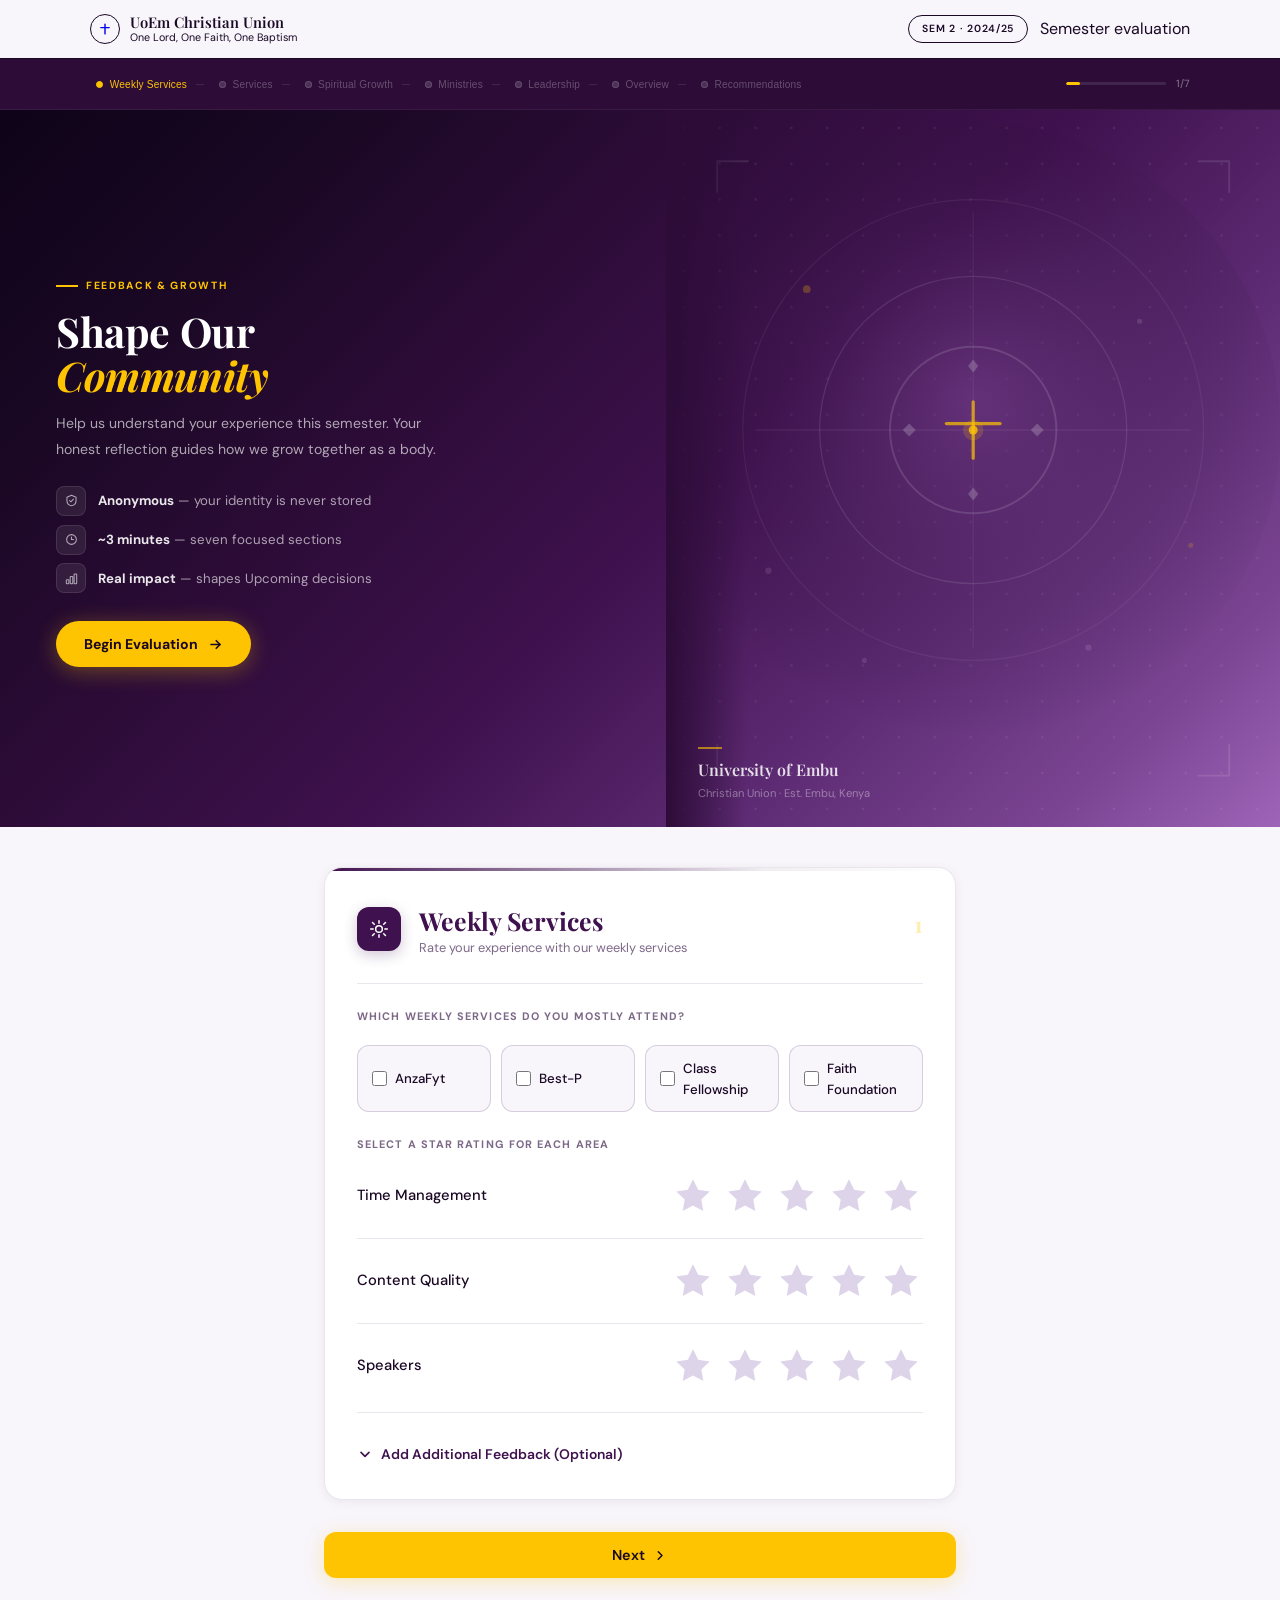
<file: index.html>
<!DOCTYPE html>
<html lang="en">
<head>
  <meta charset="UTF-8">
  <meta name="viewport" content="width=device-width, initial-scale=1.0">
  <title>CU Semester Evaluation</title>
  <link rel="preconnect" href="https://fonts.googleapis.com">
  <link rel="preconnect" href="https://fonts.gstatic.com" crossorigin>
  <link href="https://fonts.googleapis.com/css2?family=DM+Sans:opsz,wght@9..40,300;9..40,400;9..40,500;9..40,600;9..40,700&family=Playfair+Display:ital,wght@0,600;0,700;1,600&display=swap" rel="stylesheet">
  <link rel="stylesheet" href="updated.css">
</head>
<body>

  <!-- ══ NAVBAR ══ -->
  <nav class="navbar">
    <div class="nav-inner">
      <a href="#" class="nav-logo">
        <div class="nav-crest">
          <svg viewBox="0 0 20 20" fill="none" xmlns="http://www.w3.org/2000/svg">
            <line x1="10" y1="3" x2="10" y2="17" stroke="currentColor" stroke-width="2" stroke-linecap="round"/>
            <line x1="4" y1="8" x2="16" y2="8" stroke="currentColor" stroke-width="2" stroke-linecap="round"/>
          </svg>
        </div>
        <div class="nav-name">
          UoEm Christian Union
          <span>One Lord, One Faith, One Baptism</span>
        </div>
      </a>
      <div class="nav-spacer"></div>
      <span class="nav-tag">Sem 2 · 2024/25</span>
      <span>Semester evaluation</span>
    </div>
  </nav>

  <!-- ══ PROGRESS BAR ══ -->
  <div class="progress-bar-wrap">
    <div class="progress-bar-inner">
      <div class="progress-steps" id="progressSteps"></div>
      <div class="prog-track-wrap">
        <div class="prog-track">
          <div class="prog-fill" id="progFill"></div>
        </div>
        <span class="prog-label"><span id="currentStep">1</span>/<span id="totalSteps">7</span></span>
      </div>
    </div>
  </div>

  <!-- ══ HERO — SPLIT LAYOUT ══ -->
  <section class="hero">
    <!-- Left: Text + CTA -->
    <div class="hero-copy">
      <div class="hero-eyebrow">
        <div class="ey-line"></div>
        Feedback &amp; Growth
      </div>
      <h1>Shape Our<br><em>Community</em></h1>
      <p class="hero-sub">Help us understand your experience this semester. Your honest reflection guides how we grow together as a body.</p>

      <div class="hero-features">
        <div class="hf-item">
          <div class="hf-icon">
            <svg viewBox="0 0 20 20" fill="none" stroke="currentColor" stroke-width="1.6" stroke-linecap="round" stroke-linejoin="round">
              <path d="M10 2L3 5v5c0 4 3.1 7.4 7 8 3.9-.6 7-4 7-8V5L10 2z"/>
              <polyline points="7 10 9 12 13 8"/>
            </svg>
          </div>
          <span><strong>Anonymous</strong> — your identity is never stored</span>
        </div>
        <div class="hf-item">
          <div class="hf-icon">
            <svg viewBox="0 0 20 20" fill="none" stroke="currentColor" stroke-width="1.6" stroke-linecap="round" stroke-linejoin="round">
              <circle cx="10" cy="10" r="7.5"/>
              <polyline points="10 6 10 10 13 10"/>
            </svg>
          </div>
          <span><strong> ~3 minutes</strong> — seven focused sections</span>
        </div>
        <div class="hf-item">
          <div class="hf-icon">
            <svg viewBox="0 0 20 20" fill="none" stroke="currentColor" stroke-width="1.6" stroke-linecap="round" stroke-linejoin="round">
              <rect x="2" y="12" width="4" height="6" rx="1"/>
              <rect x="8" y="7"  width="4" height="11" rx="1"/>
              <rect x="14" y="3" width="4" height="15" rx="1"/>
            </svg>
          </div>
          <span><strong>Real impact</strong> — shapes Upcoming decisions</span>
        </div>
      </div>

      <button class="hero-cta" onclick="document.getElementById('mainContent').scrollIntoView({behavior:'smooth'})">
        Begin Evaluation
        <svg viewBox="0 0 20 20" fill="none" stroke="currentColor" stroke-width="2.2" stroke-linecap="round" stroke-linejoin="round">
          <line x1="4" y1="10" x2="16" y2="10"/><polyline points="11 5 16 10 11 15"/>
        </svg>
      </button>
    </div>

    <!-- Right: Decorative illustration panel (hidden on mobile) -->
    <div class="hero-image">
      <svg class="hero-svg-art" viewBox="0 0 480 560" xmlns="http://www.w3.org/2000/svg" preserveAspectRatio="xMidYMid slice">
        <defs>
          <radialGradient id="bg-glow" cx="50%" cy="45%" r="55%">
            <stop offset="0%"  stop-color="rgba(122,68,146,0.5)"/>
            <stop offset="100%" stop-color="rgba(26,8,36,0)"/>
          </radialGradient>
          <pattern id="dotpat" x="0" y="0" width="28" height="28" patternUnits="userSpaceOnUse">
            <circle cx="14" cy="14" r="1" fill="rgba(255,255,255,0.08)"/>
          </pattern>
        </defs>
        <rect width="480" height="560" fill="url(#dotpat)"/>
        <ellipse cx="240" cy="250" rx="240" ry="240" fill="url(#bg-glow)"/>
        <circle cx="240" cy="250" r="180" fill="none" stroke="rgba(255,255,255,0.06)" stroke-width="1"/>
        <circle class="ring-pulse" cx="240" cy="250" r="120" fill="none" stroke="rgba(255,255,255,0.1)" stroke-width="1"/>
        <circle cx="240" cy="250" r="65" fill="none" stroke="rgba(255,255,255,0.13)" stroke-width="1.5"/>
        <line x1="240" y1="80"  x2="240" y2="420" stroke="rgba(255,255,255,0.06)" stroke-width="1"/>
        <line x1="70"  y1="250" x2="410" y2="250" stroke="rgba(255,255,255,0.06)" stroke-width="1"/>
        <line x1="240" y1="228" x2="240" y2="272" stroke="#ffc401" stroke-width="2.5" stroke-linecap="round" opacity="0.7"/>
        <line x1="219" y1="245" x2="261" y2="245" stroke="#ffc401" stroke-width="2.5" stroke-linecap="round" opacity="0.7"/>
        <circle cx="240" cy="250" r="8" fill="rgba(255,196,1,0.18)"/>
        <circle cx="240" cy="250" r="3.5" fill="#ffc401" opacity="0.8"/>
        <path d="M240 195 L244 200 L240 205 L236 200 Z" fill="rgba(255,255,255,0.2)"/>
        <path d="M240 295 L244 300 L240 305 L236 300 Z" fill="rgba(255,255,255,0.2)"/>
        <path d="M185 250 L190 255 L195 250 L190 245 Z" fill="rgba(255,255,255,0.2)"/>
        <path d="M285 250 L290 255 L295 250 L290 245 Z" fill="rgba(255,255,255,0.2)"/>
        <circle cx="110" cy="140" r="3"   fill="rgba(255,196,1,0.25)"/>
        <circle cx="370" cy="165" r="2"   fill="rgba(255,255,255,0.12)"/>
        <circle cx="80"  cy="360" r="2.5" fill="rgba(255,255,255,0.1)"/>
        <circle cx="410" cy="340" r="2"   fill="rgba(255,196,1,0.18)"/>
        <circle cx="155" cy="430" r="2"   fill="rgba(255,255,255,0.1)"/>
        <circle cx="330" cy="420" r="2.5" fill="rgba(255,255,255,0.1)"/>
        <path d="M40 40 L40 64 M40 40 L64 40"   stroke="rgba(255,255,255,0.1)" stroke-width="1.5" fill="none" stroke-linecap="round"/>
        <path d="M440 40 L440 64 M440 40 L416 40" stroke="rgba(255,255,255,0.1)" stroke-width="1.5" fill="none" stroke-linecap="round"/>
        <path d="M40 520 L40 496 M40 520 L64 520"   stroke="rgba(255,255,255,0.1)" stroke-width="1.5" fill="none" stroke-linecap="round"/>
        <path d="M440 520 L440 496 M440 520 L416 520" stroke="rgba(255,255,255,0.1)" stroke-width="1.5" fill="none" stroke-linecap="round"/>
      </svg>
      <div class="hero-img-brand">
        <div class="hib-rule"></div>
        <span class="hib-name">University of Embu</span>
        <span class="hib-sub">Christian Union · Est. Embu, Kenya</span>
      </div>
    </div>
  </section>


  <!-- ══ MAIN CONTENT ══ -->
  <div class="main-wrap" id="mainContent">

    <!-- ▸ SECTION 1: WEEKLY SERVICES -->
    <div id="section0" class="panel active" data-section="0">
      <div class="card">
        <div class="card-rule"></div>
        <div class="card-body">
          <div class="panel-head">
            <div class="panel-icon-wrap">
              <svg viewBox="0 0 24 24" fill="none" stroke="white" stroke-width="1.8" stroke-linecap="round" stroke-linejoin="round">
                <circle cx="12" cy="12" r="4"/>
                <line x1="12" y1="2"  x2="12" y2="5"/>
                <line x1="12" y1="19" x2="12" y2="22"/>
                <line x1="2"  y1="12" x2="5"  y2="12"/>
                <line x1="19" y1="12" x2="22" y2="12"/>
                <line x1="4.22" y1="4.22" x2="6.34" y2="6.34"/>
                <line x1="17.66" y1="17.66" x2="19.78" y2="19.78"/>
                <line x1="19.78" y1="4.22" x2="17.66" y2="6.34"/>
                <line x1="6.34" y1="17.66" x2="4.22" y2="19.78"/>
              </svg>
            </div>
            <div class="panel-head-text">
              <h2 class="panel-title">Weekly Services</h2>
              <p class="panel-sub">Rate your experience with our weekly services</p>
            </div>
            <div class="panel-num">1</div>
          </div>

          <span class="card-hint">Which Weekly services do you mostly attend?</span>
          <div class="checkbox-grid" id="weeklyServicesGrid"></div>

          <span class="card-hint" style="margin-top:1.5rem">Select a star rating for each area</span>
          <div class="star-rows" id="weeklyStarRows">
            <div class="srow" id="srow-weeklyTime">
              <div class="srow-meta">
                <span class="srow-name">Time Management</span>
                <span class="srow-badge" id="badge-weeklyTime"></span>
              </div>
              <div class="stars" data-key="weeklyTime" data-section="weeklyServices" data-field="timeManagement"></div>
            </div>
            <div class="srow" id="srow-weeklyContent">
              <div class="srow-meta">
                <span class="srow-name">Content Quality</span>
                <span class="srow-badge" id="badge-weeklyContent"></span>
              </div>
              <div class="stars" data-key="weeklyContent" data-section="weeklyServices" data-field="content"></div>
            </div>
            <div class="srow last" id="srow-weeklySpeakers">
              <div class="srow-meta">
                <span class="srow-name">Speakers</span>
                <span class="srow-badge" id="badge-weeklySpeakers"></span>
              </div>
              <div class="stars" data-key="weeklySpeakers" data-section="weeklyServices" data-field="speakers"></div>
            </div>
          </div>

          <div class="additional-info-wrap">
            <button class="dropdown-trigger" data-target="weeklyAdditional">
              <svg viewBox="0 0 20 20" fill="none" stroke="currentColor" stroke-width="2" stroke-linecap="round" stroke-linejoin="round">
                <polyline points="5 8 10 13 15 8"/>
              </svg>
              Add Additional Feedback (Optional)
            </button>
            <textarea id="weeklyAdditional" class="additional-info-input" placeholder="What influenced your ratings above?" style="display:none;margin-top:1rem"></textarea>
          </div>
        </div>
      </div>
    </div>

    <!-- ▸ SECTION 2: SERVICES -->
    <div class="panel" data-section="1">
      <div class="card">
        <div class="card-rule"></div>
        <div class="card-body">
          <div class="panel-head">
            <div class="panel-icon-wrap">
              <svg viewBox="0 0 24 24" fill="none" stroke="white" stroke-width="1.8" stroke-linecap="round" stroke-linejoin="round">
                <path d="M17 21v-2a4 4 0 00-4-4H5a4 4 0 00-4 4v2"/>
                <circle cx="9" cy="7" r="4"/>
                <path d="M23 21v-2a4 4 0 00-3-3.87"/>
                <path d="M16 3.13a4 4 0 010 7.75"/>
              </svg>
            </div>
            <div class="panel-head-text">
              <h2 class="panel-title">Services</h2>
              <p class="panel-sub">Evaluate service sessions you attend</p>
            </div>
            <div class="panel-num">2</div>
          </div>

          <span class="card-hint">Which service sessions interest you most? (Select all that apply)</span>
          <div class="checkbox-grid" id="servicesGrid"></div>

          <span class="card-hint" style="margin-top:1.5rem">Select a star rating for each area</span>
          <div class="star-rows" id="serviceStarRows">
            <div class="srow" id="srow-serviceTime">
              <div class="srow-meta">
                <span class="srow-name">Time Management</span>
                <span class="srow-badge" id="badge-serviceTime"></span>
              </div>
              <div class="stars" data-key="serviceTime" data-section="services" data-field="timeManagement"></div>
            </div>
            <div class="srow" id="srow-serviceContent">
              <div class="srow-meta">
                <span class="srow-name">Content Quality</span>
                <span class="srow-badge" id="badge-serviceContent"></span>
              </div>
              <div class="stars" data-key="serviceContent" data-section="services" data-field="content"></div>
            </div>
            <div class="srow last" id="srow-serviceSpeakers">
              <div class="srow-meta">
                <span class="srow-name">Speakers</span>
                <span class="srow-badge" id="badge-serviceSpeakers"></span>
              </div>
              <div class="stars" data-key="serviceSpeakers" data-section="services" data-field="speakers"></div>
            </div>
          </div>

          <div class="additional-info-wrap">
            <button class="dropdown-trigger" data-target="serviceAdditional">
              <svg viewBox="0 0 20 20" fill="none" stroke="currentColor" stroke-width="2" stroke-linecap="round" stroke-linejoin="round">
                <polyline points="5 8 10 13 15 8"/>
              </svg>
              Add Additional Feedback (Optional)
            </button>
            <textarea id="serviceAdditional" class="additional-info-input" placeholder="What influenced your ratings above?" style="display:none;margin-top:1rem"></textarea>
          </div>
        </div>
      </div>
    </div>

    <!-- ▸ SECTION 3: SPIRITUAL GROWTH -->
    <div class="panel" data-section="2">
      <div class="card">
        <div class="card-rule"></div>
        <div class="card-body">
          <div class="panel-head">
            <div class="panel-icon-wrap">
              <svg viewBox="0 0 24 24" fill="none" stroke="white" stroke-width="1.8" stroke-linecap="round" stroke-linejoin="round">
                <path d="M21 3C21 3 14 3 10 7c-3 3-3 7-3 7s4 0 7-3c3-3 3-8 3-8z"/>
                <path d="M3 21s3-4 5-6"/>
              </svg>
            </div>
            <div class="panel-head-text">
              <h2 class="panel-title">Spiritual Growth</h2>
              <p class="panel-sub">Assess your growth and program impact this semester</p>
            </div>
            <div class="panel-num">3</div>
          </div>

          <!-- GROWTH STAGE SELECTOR — replaces slider -->
          <span class="card-hint">Overall Spiritual Growth</span>
          <p class="section-q" style="margin-bottom:1rem">How would you describe your spiritual journey this semester?</p>
          <div class="growth-stage-grid" id="growthStageGrid"></div>

          <span class="card-hint" style="margin-top:2rem">Which programs most impacted your growth? (Select all that apply)</span>
          <div class="program-boxes" id="programBoxes"></div>

          <span class="card-hint" style="margin-top:2rem">How frequently did you attend?</span>
          <div class="attendance-visual" id="attendanceVisual"></div>

          <div class="additional-info-wrap">
            <button class="dropdown-trigger" data-target="growthAdditional">
              <svg viewBox="0 0 20 20" fill="none" stroke="currentColor" stroke-width="2" stroke-linecap="round" stroke-linejoin="round">
                <polyline points="5 8 10 13 15 8"/>
              </svg>
              Add Additional Feedback (Optional)
            </button>
            <textarea id="growthAdditional" class="additional-info-input" placeholder="What influenced your ratings above?" style="display:none;margin-top:1rem"></textarea>
          </div>
        </div>
      </div>
    </div>

    <!-- ▸ SECTION 4: MINISTRIES -->
    <div class="panel" data-section="3">
      <div class="card">
        <div class="card-rule"></div>
        <div class="card-body">
          <div class="panel-head">
            <div class="panel-icon-wrap">
              <svg viewBox="0 0 24 24" fill="none" stroke="white" stroke-width="1.8" stroke-linecap="round" stroke-linejoin="round">
                <path d="M18 11V6a2 2 0 00-2-2h0a2 2 0 00-2 2v0"/>
                <path d="M14 10V4a2 2 0 00-2-2h0a2 2 0 00-2 2v2"/>
                <path d="M10 10.5V6a2 2 0 00-2-2h0a2 2 0 00-2 2v8"/>
                <path d="M18 8a2 2 0 114 0v6a8 8 0 01-8 8h-2c-2.8 0-4.5-.86-5.99-2.34l-3.6-3.6a2 2 0 012.83-2.82L7 15"/>
              </svg>
            </div>
            <div class="panel-head-text">
              <h2 class="panel-title">Ministries</h2>
              <p class="panel-sub">Share your ministry involvement and activity levels</p>
            </div>
            <div class="panel-num">4</div>
          </div>

          <span class="card-hint">MINISTRY PARTICIPATION</span>
          <p class="section-q">Which ministry are you part of?</p>
          <div class="ministry-check-grid" id="ministryGrid"></div>

          <span class="card-hint" style="margin-top:2rem">How active were you in the specific ministry?</span>
          <div class="activity-visual" id="activityVisual"></div>

          <div class="additional-info-wrap">
            <button class="dropdown-trigger" data-target="ministryAdditional">
              <svg viewBox="0 0 20 20" fill="none" stroke="currentColor" stroke-width="2" stroke-linecap="round" stroke-linejoin="round">
                <polyline points="5 8 10 13 15 8"/>
              </svg>
              Add Additional Feedback (Optional)
            </button>
            <textarea id="ministryAdditional" class="additional-info-input" placeholder="What influenced your ratings above?" style="display:none;margin-top:1rem"></textarea>
          </div>
        </div>
      </div>
    </div>

    <!-- ▸ SECTION 5: LEADERSHIP -->
    <div class="panel" data-section="4">
      <div class="card">
        <div class="card-rule"></div>
        <div class="card-body">
          <div class="panel-head">
            <div class="panel-icon-wrap">
              <svg viewBox="0 0 24 24" fill="none" stroke="white" stroke-width="1.8" stroke-linecap="round" stroke-linejoin="round">
                <circle cx="12" cy="12" r="10"/>
                <circle cx="12" cy="12" r="6"/>
                <circle cx="12" cy="12" r="2"/>
              </svg>
            </div>
            <div class="panel-head-text">
              <h2 class="panel-title">Leadership</h2>
              <p class="panel-sub">Evaluate leadership qualities and effectiveness</p>
            </div>
            <div class="panel-num">5</div>
          </div>

          <div class="slider-container">
            <div class="slider-block">
              <div class="slider-top">
                <span class="slider-name">Vision &amp; Direction</span>
                <div class="slider-badge-wrap"><span class="sl-val" id="visionValue">5</span><span class="sl-max">/10</span></div>
              </div>
              <input type="range" id="visionSlider" min="0" max="10" value="5" class="slider">
              <div class="slider-poles"><span>Unclear</span><span>Crystal Clear</span></div>
            </div>
            <div class="slider-block">
              <div class="slider-top">
                <span class="slider-name">Communication</span>
                <div class="slider-badge-wrap"><span class="sl-val" id="communicationValue">5</span><span class="sl-max">/10</span></div>
              </div>
              <input type="range" id="communicationSlider" min="0" max="10" value="5" class="slider">
              <div class="slider-poles"><span>Poor</span><span>Excellent</span></div>
            </div>
            <div class="slider-block">
              <div class="slider-top">
                <span class="slider-name">Approachability</span>
                <div class="slider-badge-wrap"><span class="sl-val" id="approachabilityValue">5</span><span class="sl-max">/10</span></div>
              </div>
              <input type="range" id="approachabilitySlider" min="0" max="10" value="5" class="slider">
              <div class="slider-poles"><span>Distant</span><span>Very Approachable</span></div>
            </div>
            <div class="slider-block last">
              <div class="slider-top">
                <span class="slider-name">Decision Making</span>
                <div class="slider-badge-wrap"><span class="sl-val" id="decisionValue">5</span><span class="sl-max">/10</span></div>
              </div>
              <input type="range" id="decisionSlider" min="0" max="10" value="5" class="slider">
              <div class="slider-poles"><span>Indecisive</span><span>Very Effective</span></div>
            </div>
          </div>

          <!-- Leadership additional feedback — always visible, no dropdown -->
          <div class="additional-info-wrap">
            <span class="card-hint" style="margin-bottom:0.75rem">Additional Feedback <span style="font-weight:400;text-transform:none;letter-spacing:0;color:var(--muted);font-size:0.75rem">(Optional)</span></span>
            <textarea id="leadershipAdditional" class="additional-info-input" placeholder="Share any thoughts on leadership this semester…" style="display:block"></textarea>
          </div>
        </div>
      </div>
    </div>

    <!-- ▸ SECTION 6: GENERAL OVERVIEW -->
    <div class="panel" data-section="5">
      <div class="card">
        <div class="card-rule"></div>
        <div class="card-body">
          <div class="panel-head">
            <div class="panel-icon-wrap">
              <svg viewBox="0 0 24 24" fill="none" stroke="white" stroke-width="1.8" stroke-linecap="round" stroke-linejoin="round">
                <path d="M9 5H7a2 2 0 00-2 2v12a2 2 0 002 2h10a2 2 0 002-2V7a2 2 0 00-2-2h-2"/>
                <rect x="9" y="3" width="6" height="4" rx="1"/>
                <line x1="9" y1="12" x2="15" y2="12"/>
                <line x1="9" y1="16" x2="13" y2="16"/>
              </svg>
            </div>
            <div class="panel-head-text">
              <h2 class="panel-title">General Overview</h2>
              <p class="panel-sub">Share your overall thoughts and recommendations</p>
            </div>
            <div class="panel-num">6</div>
          </div>

          <span class="card-hint">What areas need improvement? (Select all that apply)</span>
          <div class="tag-cloud" id="improvementTags"></div>

          <span class="card-hint" style="margin-top:2rem">What was your best experience this semester?</span>
          <textarea id="bestExperience" placeholder="Share your highlight…"></textarea>

          <span class="card-hint" style="margin-top:1.5rem">What could we do better?</span>
          <textarea id="improvementText" placeholder="Your constructive feedback…"></textarea>

          <span class="card-hint" style="margin-top:1.5rem">How likely are you to recommend CU to others?</span>
          <div class="mc-list">
            <label class="mc-opt">
              <input type="radio" name="recommendation" value="very-likely" style="display:none">
              <div class="mc-radio"></div>
              <span>Very Likely</span>
            </label>
            <label class="mc-opt">
              <input type="radio" name="recommendation" value="likely" style="display:none">
              <div class="mc-radio"></div>
              <span>Likely</span>
            </label>
            <label class="mc-opt">
              <input type="radio" name="recommendation" value="neutral" style="display:none">
              <div class="mc-radio"></div>
              <span>Neutral</span>
            </label>
            <label class="mc-opt">
              <input type="radio" name="recommendation" value="unlikely" style="display:none">
              <div class="mc-radio"></div>
              <span>Unlikely</span>
            </label>
          </div>
        </div>
      </div>
    </div>

    <!-- ▸ SECTION 7: RECOMMENDATIONS & ABOUT YOU -->
    <div class="panel" data-section="6">
      <div class="card">
        <div class="card-rule"></div>
        <div class="card-body">
          <div class="panel-head">
            <div class="panel-icon-wrap">
              <svg viewBox="0 0 24 24" fill="none" stroke="white" stroke-width="1.8" stroke-linecap="round" stroke-linejoin="round">
                <polygon points="23 7 16 12 23 17 23 7"/>
                <rect x="1" y="5" width="15" height="14" rx="2"/>
              </svg>
            </div>
            <div class="panel-head-text">
              <h2 class="panel-title">Recommendations</h2>
              <p class="panel-sub">Suggest topics, speakers, and provide contact info</p>
            </div>
            <div class="panel-num">7</div>
          </div>

          <span class="card-hint">Suggest topics for future sessions</span>
          <div class="topic-suggestions" id="topicSuggestions">
            <div class="suggestion-item">
              <select class="topic-category">
                <option value="">Category</option>
                <option value="spirituality">Spirituality &amp; Faith</option>
                <option value="relationships">Relationships</option>
                <option value="career">Career &amp; Purpose</option>
                <option value="mental-health">Mental Health &amp; Wellness</option>
                <option value="finances">Finances &amp; Stewardship</option>
              </select>
              <input type="text" class="topic-input" placeholder="Topic name…">
            </div>
          </div>
          <button class="add-suggestion-btn" id="addSuggestion" style="margin-top:1rem">+ Add Another Topic</button>

          <span class="card-hint" style="margin-top:2rem">Recommend a speaker or facilitator</span>
          <div class="speaker-section">
            <input type="text" id="speakerName"  placeholder="Speaker name…">
            <input type="email" id="speakerEmail" placeholder="Email (Optional)">
            <input type="tel"  id="speakerPhone" placeholder="Phone (Optional)">
            <textarea id="speakerBio" placeholder="More info about the speaker"></textarea>
          </div>
        </div>
      </div>

      <!-- ABOUT YOU card -->
      <div class="card" style="margin-top:1rem">
        <div class="card-rule"></div>
        <div class="card-body">
          <div class="aboutyou-head">
            <span class="ay-title">About you</span>
            <span class="ay-optional">all optional</span>
          </div>

          <div class="q-block" style="margin-bottom:1.375rem">
            <p class="sub-label">YEAR OF STUDY</p>
            <div class="year-pills" id="yearPills">
              <button class="year-pill" data-value="yr1">Year 1</button>
              <button class="year-pill" data-value="yr2">Year 2</button>
              <button class="year-pill" data-value="yr3">Year 3</button>
              <button class="year-pill" data-value="yr4">Year 4+</button>
              <button class="year-pill" data-value="postgrad">Postgrad</button>
            </div>
          </div>

          <div class="q-block q-last">
            <p class="sub-label">HOW LONG HAVE YOU BEEN IN CU?</p>
            <div class="tenure-list" id="tenureList">
              <button class="tenure-item" data-value="new">
                <div class="tenure-radio" id="tr-new"></div>
                <div class="tenure-icon">
                  <svg viewBox="0 0 20 20" fill="none" stroke="currentColor" stroke-width="1.6" stroke-linecap="round" stroke-linejoin="round">
                    <circle cx="10" cy="6" r="3"/>
                    <path d="M4 18v-1a6 6 0 0112 0v1"/>
                  </svg>
                </div>
                <span>New this semester — just joined</span>
              </button>
              <button class="tenure-item" data-value="1yr">
                <div class="tenure-radio" id="tr-1yr"></div>
                <div class="tenure-icon">
                  <svg viewBox="0 0 20 20" fill="none" stroke="currentColor" stroke-width="1.6" stroke-linecap="round" stroke-linejoin="round">
                    <rect x="3" y="4" width="14" height="13" rx="1.5"/>
                    <line x1="3" y1="8" x2="17" y2="8"/>
                    <line x1="7"  y1="2" x2="7"  y2="5"/>
                    <line x1="13" y1="2" x2="13" y2="5"/>
                  </svg>
                </div>
                <span>About a year</span>
              </button>
              <button class="tenure-item" data-value="2yr+">
                <div class="tenure-radio" id="tr-2yr+"></div>
                <div class="tenure-icon">
                  <svg viewBox="0 0 20 20" fill="none" stroke="currentColor" stroke-width="1.6" stroke-linecap="round" stroke-linejoin="round">
                    <polyline points="3 12 3 4 11 4"/>
                    <path d="M3 4a9 9 0 110 12"/>
                    <polyline points="10 8 10 11 12.5 11"/>
                  </svg>
                </div>
                <span>Two or more years</span>
              </button>
              <button class="tenure-item" data-value="founding">
                <div class="tenure-radio" id="tr-founding"></div>
                <div class="tenure-icon">
                  <svg viewBox="0 0 20 20" fill="none" stroke="currentColor" stroke-width="1.6" stroke-linecap="round" stroke-linejoin="round">
                    <polygon points="10 2 12.5 7.5 18.5 8.2 14 12.5 15.3 18.5 10 15.5 4.7 18.5 6 12.5 1.5 8.2 7.5 7.5"/>
                  </svg>
                </div>
                <span>Long-time member — from the beginning</span>
              </button>
            </div>
          </div>
        </div>
      </div>
    </div>

    <!-- NAV BUTTONS -->
    <div class="button-group">
      <button class="btn btn-secondary" id="prevBtn" onclick="changePanel(-1)" style="display:none">
        <svg viewBox="0 0 20 20" fill="none" stroke="currentColor" stroke-width="2" stroke-linecap="round" stroke-linejoin="round">
          <polyline points="13 15 8 10 13 5"/>
        </svg>
        Previous
      </button>
      <button class="btn btn-primary" id="nextBtn" onclick="changePanel(1)">
        Next
        <svg viewBox="0 0 20 20" fill="none" stroke="currentColor" stroke-width="2" stroke-linecap="round" stroke-linejoin="round">
          <polyline points="7 5 12 10 7 15"/>
        </svg>
      </button>
    </div>
  </div>

  <!-- ══ THANK YOU OVERLAY ══ -->
  <div id="successOverlay" class="success-overlay" style="display:none">
    <div class="success-card">
      <div class="sc-glow"></div>
      <div class="success-icon">
        <svg viewBox="0 0 24 24" fill="none" stroke="white" stroke-width="2.5" stroke-linecap="round" stroke-linejoin="round">
          <polyline points="5 13 10 18 19 7"/>
        </svg>
      </div>
      <div class="sc-tag">Evaluation Submitted</div>
      <h2 class="success-title">Thank You for<br>the Feedback</h2>
      <p class="success-message">Your honest reflections have been received. You've played a meaningful part in shaping the future of UoEm Christian Union — your voice is heard and deeply valued.</p>
      <div class="success-verse">
        <div class="sv-rule"></div>
        <blockquote>"Let all that you do be done in love."</blockquote>
        <cite>— 1 Corinthians 16:14</cite>
      </div>
      <button class="btn btn-primary" onclick="location.reload()" style="width:100%;justify-content:center">
        <svg viewBox="0 0 20 20" fill="none" stroke="currentColor" stroke-width="2" stroke-linecap="round" stroke-linejoin="round">
          <polyline points="1 4 1 10 7 10"/>
          <path d="M3.51 15a9 9 0 102.13-9.36L1 10"/>
        </svg>
        Start New Evaluation
      </button>
    </div>
  </div>

  <script src="updated.js"></script>
</body>
</html>
</file>
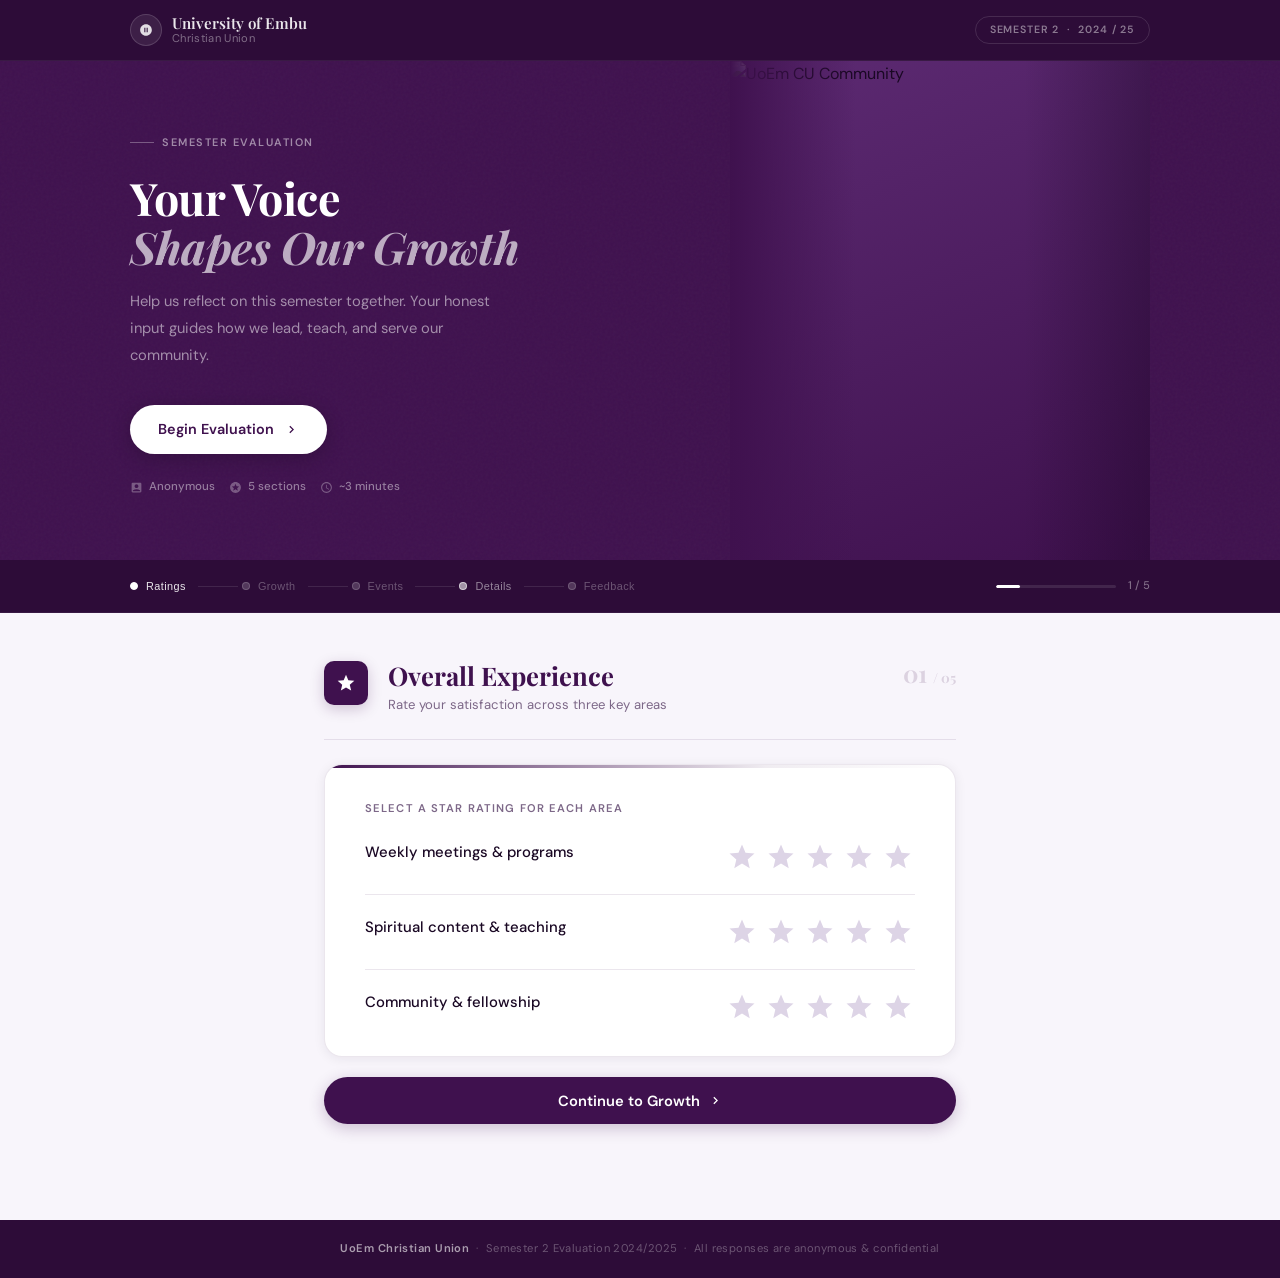
<file: index1.html>
<!DOCTYPE html>
<html lang="en">
<head>
<meta charset="UTF-8">
<meta name="viewport" content="width=device-width, initial-scale=1.0">
<title>Semester Evaluation — UoEm Christian Union</title>
<link rel="preconnect" href="https://fonts.googleapis.com">
<link rel="preconnect" href="https://fonts.gstatic.com" crossorigin>
<link href="https://fonts.googleapis.com/css2?family=Playfair+Display:ital,wght@0,400;0,600;0,700;1,400;1,600&family=DM+Sans:wght@300;400;500;600&display=swap" rel="stylesheet">
<link rel="stylesheet" href="styles.css">
</head>
<body>

<!-- ══ NAVBAR ══ -->
<nav class="navbar">
  <div class="nav-inner">
    <a class="nav-logo" href="#">
      <div class="nav-crest">
        <svg viewBox="0 0 24 24"><path d="M12 2C6.48 2 2 6.48 2 12s4.48 10 10 10 10-4.48 10-10S17.52 2 12 2zm-1 14H9V8h2v8zm4 0h-2V8h2v8z"/></svg>
      </div>
      <div class="nav-name">University of Embu <span>Christian Union</span></div>
    </a>
    <div class="nav-spacer"></div>
    <div class="nav-tag">Semester 2 &nbsp;·&nbsp; 2024 / 25</div>
  </div>
</nav>

<!-- ══ HERO — split layout ══ -->
<section class="hero">
  <div class="hero-noise"></div>
  <div class="hero-inner">
    <!-- Left: copy -->
    <div class="hero-copy">
      <div class="hero-eyebrow">
        <div class="ey-line"></div>
        Semester Evaluation
      </div>
      <h1>Your Voice<br><em>Shapes Our Growth</em></h1>
      <p class="hero-sub">Help us reflect on this semester together. Your honest input guides how we lead, teach, and serve our community.</p>

      <a class="hero-cta" href="#mainContent" onclick="document.getElementById('mainContent').scrollIntoView({behavior:'smooth'}); return false;">
        Begin Evaluation
        <svg viewBox="0 0 24 24"><path d="M8.59 16.59L13.17 12 8.59 7.41 10 6l6 6-6 6-1.41-1.41z"/></svg>
      </a>

      <div class="hero-pills">
        <span class="hero-pill">
          <svg viewBox="0 0 24 24"><path d="M19 3H5c-1.1 0-2 .9-2 2v14c0 1.1.9 2 2 2h14c1.1 0 2-.9 2-2V5c0-1.1-.9-2-2-2zm-7 3c1.93 0 3.5 1.57 3.5 3.5S13.93 13 12 13s-3.5-1.57-3.5-3.5S10.07 6 12 6zm7 13H5v-.23c0-.62.28-1.2.76-1.58C7.47 15.82 9.64 15 12 15s4.53.82 6.24 2.19c.48.38.76.97.76 1.58V19z"/></svg>
          Anonymous
        </span>
        <span class="hero-pill">
          <svg viewBox="0 0 24 24"><path d="M11.99 2C6.47 2 2 6.48 2 12s4.47 10 9.99 10C17.52 22 22 17.52 22 12S17.52 2 11.99 2zm4.24 16L12 15.45 7.77 18l1.12-4.81-3.73-3.23 4.92-.42L12 5l1.92 4.53 4.92.42-3.73 3.23L16.23 18z"/></svg>
          5 sections
        </span>
        <span class="hero-pill">
          <svg viewBox="0 0 24 24"><path d="M11.99 2C6.47 2 2 6.48 2 12s4.47 10 9.99 10C17.52 22 22 17.52 22 12S17.52 2 11.99 2zM12 20c-4.42 0-8-3.58-8-8s3.58-8 8-8 8 3.58 8 8-3.58 8-8 8zm.5-13H11v6l5.25 3.15.75-1.23-4.5-2.67V7z"/></svg>
          ~3 minutes
        </span>
      </div>
    </div>

    <!-- Right: image -->
    <div class="hero-image-panel">
      <img src="https://moxien21.pythonanywhere.com/static/images/crowd.JPG" alt="UoEm CU Community" onerror="this.style.background='linear-gradient(160deg,#5c2a72,#3f114e)'; this.style.display='block'; this.removeAttribute('src')">
      <div class="hero-img-overlay"></div>
    </div>
  </div>
</section>

<!-- ══ PROGRESS BAR — sticky ══ -->
<div class="progress-bar-wrap">
  <div class="progress-bar-inner">
    <!-- step dots -->
    <div class="progress-steps">
      <button class="ps-item active" data-goto="0">
        <div class="ps-dot"></div>
        <span class="ps-label">Ratings</span>
      </button>
      <div class="ps-line"></div>
      <button class="ps-item" data-goto="1">
        <div class="ps-dot"></div>
        <span class="ps-label">Growth</span>
      </button>
      <div class="ps-line"></div>
      <button class="ps-item" data-goto="2">
        <div class="ps-dot"></div>
        <span class="ps-label">Events</span>
      </button>
      <div class="ps-line"></div>
      <button class="ps-item" data-goto="3">
        <div class="ps-dot"></div>
        <span class="ps-label">Details</span>
      </button>
      <div class="ps-line"></div>
      <button class="ps-item" data-goto="4">
        <div class="ps-dot"></div>
        <span class="ps-label">Feedback</span>
      </button>
    </div>

    <!-- fill track -->
    <div class="prog-track-wrap">
      <div class="prog-track"><div class="prog-fill" id="progFill"></div></div>
      <span class="prog-label" id="progLabel">0 / 5</span>
    </div>
  </div>
</div>

<!-- ══ MAIN ══ -->
<main class="main-wrap" id="mainContent">

  <!-- ▸ PANEL 0 — Ratings -->
  <div class="panel active" id="panel0">
    <header class="panel-head">
      <div class="panel-icon-wrap">
        <svg viewBox="0 0 24 24"><path d="M12 17.27L18.18 21l-1.64-7.03L22 9.24l-7.19-.61L12 2 9.19 8.63 2 9.24l5.46 4.73L5.82 21z"/></svg>
      </div>
      <div class="panel-head-text">
        <div class="panel-title">Overall Experience</div>
        <div class="panel-sub">Rate your satisfaction across three key areas</div>
      </div>
      <div class="panel-num">01 <span>/ 05</span></div>
    </header>

    <div class="card">
      <div class="card-rule"></div>
      <div class="card-body">
        <span class="card-hint">Select a star rating for each area</span>

        <div class="star-row" id="srow-meetings">
          <div class="star-meta">
            <span class="star-name">Weekly meetings &amp; programs</span>
            <span class="star-badge" id="sh-meetings"></span>
          </div>
          <div class="stars" data-star-group="meetings">
            <button class="star" data-val="1" aria-label="1 star — Poor"><svg viewBox="0 0 24 24"><path d="M12 17.27L18.18 21l-1.64-7.03L22 9.24l-7.19-.61L12 2 9.19 8.63 2 9.24l5.46 4.73L5.82 21z"/></svg></button>
            <button class="star" data-val="2" aria-label="2 stars — Fair"><svg viewBox="0 0 24 24"><path d="M12 17.27L18.18 21l-1.64-7.03L22 9.24l-7.19-.61L12 2 9.19 8.63 2 9.24l5.46 4.73L5.82 21z"/></svg></button>
            <button class="star" data-val="3" aria-label="3 stars — Good"><svg viewBox="0 0 24 24"><path d="M12 17.27L18.18 21l-1.64-7.03L22 9.24l-7.19-.61L12 2 9.19 8.63 2 9.24l5.46 4.73L5.82 21z"/></svg></button>
            <button class="star" data-val="4" aria-label="4 stars — Great"><svg viewBox="0 0 24 24"><path d="M12 17.27L18.18 21l-1.64-7.03L22 9.24l-7.19-.61L12 2 9.19 8.63 2 9.24l5.46 4.73L5.82 21z"/></svg></button>
            <button class="star" data-val="5" aria-label="5 stars — Excellent"><svg viewBox="0 0 24 24"><path d="M12 17.27L18.18 21l-1.64-7.03L22 9.24l-7.19-.61L12 2 9.19 8.63 2 9.24l5.46 4.73L5.82 21z"/></svg></button>
          </div>
        </div>

        <div class="star-row" id="srow-teaching">
          <div class="star-meta">
            <span class="star-name">Spiritual content &amp; teaching</span>
            <span class="star-badge" id="sh-teaching"></span>
          </div>
          <div class="stars" data-star-group="teaching">
            <button class="star" data-val="1" aria-label="1 star"><svg viewBox="0 0 24 24"><path d="M12 17.27L18.18 21l-1.64-7.03L22 9.24l-7.19-.61L12 2 9.19 8.63 2 9.24l5.46 4.73L5.82 21z"/></svg></button>
            <button class="star" data-val="2" aria-label="2 stars"><svg viewBox="0 0 24 24"><path d="M12 17.27L18.18 21l-1.64-7.03L22 9.24l-7.19-.61L12 2 9.19 8.63 2 9.24l5.46 4.73L5.82 21z"/></svg></button>
            <button class="star" data-val="3" aria-label="3 stars"><svg viewBox="0 0 24 24"><path d="M12 17.27L18.18 21l-1.64-7.03L22 9.24l-7.19-.61L12 2 9.19 8.63 2 9.24l5.46 4.73L5.82 21z"/></svg></button>
            <button class="star" data-val="4" aria-label="4 stars"><svg viewBox="0 0 24 24"><path d="M12 17.27L18.18 21l-1.64-7.03L22 9.24l-7.19-.61L12 2 9.19 8.63 2 9.24l5.46 4.73L5.82 21z"/></svg></button>
            <button class="star" data-val="5" aria-label="5 stars"><svg viewBox="0 0 24 24"><path d="M12 17.27L18.18 21l-1.64-7.03L22 9.24l-7.19-.61L12 2 9.19 8.63 2 9.24l5.46 4.73L5.82 21z"/></svg></button>
          </div>
        </div>

        <div class="star-row last" id="srow-fellowship">
          <div class="star-meta">
            <span class="star-name">Community &amp; fellowship</span>
            <span class="star-badge" id="sh-fellowship"></span>
          </div>
          <div class="stars" data-star-group="fellowship">
            <button class="star" data-val="1" aria-label="1 star"><svg viewBox="0 0 24 24"><path d="M12 17.27L18.18 21l-1.64-7.03L22 9.24l-7.19-.61L12 2 9.19 8.63 2 9.24l5.46 4.73L5.82 21z"/></svg></button>
            <button class="star" data-val="2" aria-label="2 stars"><svg viewBox="0 0 24 24"><path d="M12 17.27L18.18 21l-1.64-7.03L22 9.24l-7.19-.61L12 2 9.19 8.63 2 9.24l5.46 4.73L5.82 21z"/></svg></button>
            <button class="star" data-val="3" aria-label="3 stars"><svg viewBox="0 0 24 24"><path d="M12 17.27L18.18 21l-1.64-7.03L22 9.24l-7.19-.61L12 2 9.19 8.63 2 9.24l5.46 4.73L5.82 21z"/></svg></button>
            <button class="star" data-val="4" aria-label="4 stars"><svg viewBox="0 0 24 24"><path d="M12 17.27L18.18 21l-1.64-7.03L22 9.24l-7.19-.61L12 2 9.19 8.63 2 9.24l5.46 4.73L5.82 21z"/></svg></button>
            <button class="star" data-val="5" aria-label="5 stars"><svg viewBox="0 0 24 24"><path d="M12 17.27L18.18 21l-1.64-7.03L22 9.24l-7.19-.61L12 2 9.19 8.63 2 9.24l5.46 4.73L5.82 21z"/></svg></button>
          </div>
        </div>
      </div>
    </div>

    <div class="nav-btns first-step">
      <button class="btn-next" onclick="goTo(1)">Continue to Growth <svg viewBox="0 0 24 24"><path d="M8.59 16.59L13.17 12 8.59 7.41 10 6l6 6-6 6-1.41-1.41z"/></svg></button>
    </div>
  </div>


  <!-- ▸ PANEL 1 — Spiritual Growth -->
  <div class="panel" id="panel1">
    <header class="panel-head">
      <div class="panel-icon-wrap">
        <svg viewBox="0 0 24 24"><path d="M12 3c-4.97 0-9 4.03-9 9s4.03 9 9 9 9-4.03 9-9c0-.46-.04-.92-.1-1.36-.98 1.37-2.58 2.26-4.4 2.26-2.98 0-5.4-2.42-5.4-5.4 0-1.81.89-3.42 2.26-4.4-.44-.06-.9-.1-1.36-.1z"/></svg>
      </div>
      <div class="panel-head-text">
        <div class="panel-title">Spiritual Growth</div>
        <div class="panel-sub">Two quick questions about your personal journey</div>
      </div>
      <div class="panel-num">02 <span>/ 05</span></div>
    </header>

    <div class="card">
      <div class="card-rule"></div>
      <div class="card-body">
        <div class="q-block">
          <p class="q-label">How would you describe your spiritual growth this semester?</p>
          <div class="mood-grid" data-mood-group="growth">
            <button class="mood-btn" data-value="declining">
              <div class="m-icon"><svg viewBox="0 0 24 24"><path d="M20 12l-1.41-1.41L13 16.17V4h-2v12.17l-5.58-5.59L4 12l8 8 8-8z"/></svg></div>
              <span class="m-name">Declining</span>
            </button>
            <button class="mood-btn" data-value="stagnant">
              <div class="m-icon"><svg viewBox="0 0 24 24"><path d="M22 12l-4-4v3H3v2h15v3z"/></svg></div>
              <span class="m-name">Stagnant</span>
            </button>
            <button class="mood-btn" data-value="steady">
              <div class="m-icon"><svg viewBox="0 0 24 24"><path d="M3.5 18.5l6-6 4 4L22 6.92 20.59 5.5l-7.09 8.07-4-4L2 17z"/></svg></div>
              <span class="m-name">Steady</span>
            </button>
            <button class="mood-btn" data-value="growing">
              <div class="m-icon"><svg viewBox="0 0 24 24"><path d="M16 6l2.29 2.29-4.88 4.88-4-4L2 16.59 3.41 18l6-6 4 4 6.3-6.29L22 12V6z"/></svg></div>
              <span class="m-name">Growing</span>
            </button>
            <button class="mood-btn" data-value="thriving">
              <div class="m-icon"><svg viewBox="0 0 24 24"><path d="M12 2l2.4 7.4H22l-6.2 4.5 2.4 7.4L12 17 5.8 21.3l2.4-7.4L2 9.4h7.6z"/></svg></div>
              <span class="m-name">Thriving</span>
            </button>
          </div>
        </div>
        <div class="q-block q-last">
          <p class="q-label">Do you feel included and welcomed in our community?</p>
          <div class="mood-grid" data-mood-group="inclusion">
            <button class="mood-btn" data-value="not-at-all">
              <div class="m-icon"><svg viewBox="0 0 24 24"><path d="M12 2C6.47 2 2 6.47 2 12s4.47 10 10 10 10-4.47 10-10S17.53 2 12 2zm5 13.59L15.59 17 12 13.41 8.41 17 7 15.59 10.59 12 7 8.41 8.41 7 12 10.59 15.59 7 17 8.41 13.41 12 17 15.59z"/></svg></div>
              <span class="m-name">Not at all</span>
            </button>
            <button class="mood-btn" data-value="sometimes">
              <div class="m-icon"><svg viewBox="0 0 24 24"><path d="M12 2C6.48 2 2 6.48 2 12s4.48 10 10 10 10-4.48 10-10S17.52 2 12 2zm1 15h-2v-6h2v6zm0-8h-2V7h2v2z"/></svg></div>
              <span class="m-name">Sometimes</span>
            </button>
            <button class="mood-btn" data-value="mostly">
              <div class="m-icon"><svg viewBox="0 0 24 24"><path d="M16.5 13c-1.2 0-3.07.34-4.5 1-1.43-.67-3.3-1-4.5-1C5.33 13 1 14.08 1 16.25V18h22v-1.75c0-2.17-4.33-3.25-6.5-3.25zm-4 3.5h-10v-.75c0-.29.38-.67 1.14-1.03C4.5 14.36 5.81 14 7.5 14c1.69 0 3 .36 3.86.72.76.36 1.14.74 1.14 1.03v.75zm9 0H14v-.75c0-.29.38-.67 1.14-1.03.86-.36 2.17-.72 3.86-.72 1.69 0 3 .36 3.86.72.76.36 1.14.74 1.14 1.03v.75zM7.5 12c1.93 0 3.5-1.57 3.5-3.5S9.43 5 7.5 5 4 6.57 4 8.5 5.57 12 7.5 12zm0-5.5c1.1 0 2 .9 2 2s-.9 2-2 2-2-.9-2-2 .9-2 2-2zm9 5.5c1.93 0 3.5-1.57 3.5-3.5S18.43 5 16.5 5 13 6.57 13 8.5s1.57 3.5 3.5 3.5zm0-5.5c1.1 0 2 .9 2 2s-.9 2-2 2-2-.9-2-2 .9-2 2-2z"/></svg></div>
              <span class="m-name">Mostly</span>
            </button>
            <button class="mood-btn" data-value="always">
              <div class="m-icon"><svg viewBox="0 0 24 24"><path d="M12 21.35l-1.45-1.32C5.4 15.36 2 12.28 2 8.5 2 5.42 4.42 3 7.5 3c1.74 0 3.41.81 4.5 2.09C13.09 3.81 14.76 3 16.5 3 19.58 3 22 5.42 22 8.5c0 3.78-3.4 6.86-8.55 11.54L12 21.35z"/></svg></div>
              <span class="m-name">Always</span>
            </button>
          </div>
        </div>
      </div>
    </div>

    <div class="nav-btns">
      <button class="btn-back" onclick="goTo(0)"><svg viewBox="0 0 24 24"><path d="M15.41 16.59L10.83 12l4.58-4.59L14 6l-6 6 6 6 1.41-1.41z"/></svg> Back</button>
      <button class="btn-next" onclick="goTo(2)">Continue to Events <svg viewBox="0 0 24 24"><path d="M8.59 16.59L13.17 12 8.59 7.41 10 6l6 6-6 6-1.41-1.41z"/></svg></button>
    </div>
  </div>


  <!-- ▸ PANEL 2 — Events -->
  <div class="panel" id="panel2">
    <header class="panel-head">
      <div class="panel-icon-wrap">
        <svg viewBox="0 0 24 24"><path d="M17 12h-5v5h5v-5zM16 1v2H8V1H6v2H5c-1.11 0-1.99.9-1.99 2L3 19c0 1.1.89 2 2 2h14c1.1 0 2-.9 2-2V5c0-1.1-.9-2-2-2h-1V1h-2zm3 18H5V8h14v11z"/></svg>
      </div>
      <div class="panel-head-text">
        <div class="panel-title">Events &amp; Programs</div>
        <div class="panel-sub">Tell us what impacted you most this semester</div>
      </div>
      <div class="panel-num">03 <span>/ 05</span></div>
    </header>

    <div class="card">
      <div class="card-rule"></div>
      <div class="card-body">
        <div class="q-block">
          <p class="q-label">Which program impacted you most this semester?</p>
          <div class="mc-list" data-mc-group="program">
            <button class="mc-opt" data-value="buffer-night">
              <div class="mc-radio"></div>
              <div class="mc-icon-wrap"><svg viewBox="0 0 24 24"><path d="M12 2C6.48 2 2 6.48 2 12s4.48 10 10 10 10-4.48 10-10S17.52 2 12 2zm-2 14.5v-9l6 4.5-6 4.5z"/></svg></div>
              Buffer Night — Awaken to Purpose
            </button>
            <button class="mc-opt" data-value="best-p">
              <div class="mc-radio"></div>
              <div class="mc-icon-wrap"><svg viewBox="0 0 24 24"><path d="M5 13.18v4L12 21l7-3.82v-4L12 17l-7-3.82zM12 3L1 9l11 6 9-4.91V17h2V9L12 3z"/></svg></div>
              BEST-P: Apologetics Sessions
            </button>
            <button class="mc-opt" data-value="sunday">
              <div class="mc-radio"></div>
              <div class="mc-icon-wrap"><svg viewBox="0 0 24 24"><path d="M12 3c-4.97 0-9 4.03-9 9s4.03 9 9 9 9-4.03 9-9c0-.46-.04-.92-.1-1.36-.98 1.37-2.58 2.26-4.4 2.26-2.98 0-5.4-2.42-5.4-5.4 0-1.81.89-3.42 2.26-4.4-.44-.06-.9-.1-1.36-.1z"/></svg></div>
              Sunday Worship Service
            </button>
            <button class="mc-opt" data-value="bible-study">
              <div class="mc-radio"></div>
              <div class="mc-icon-wrap"><svg viewBox="0 0 24 24"><path d="M21 5c-1.11-.35-2.33-.5-3.5-.5-1.95 0-4.05.4-5.5 1.5-1.45-1.1-3.55-1.5-5.5-1.5S2.45 4.9 1 6v14.65c0 .25.25.5.5.5.1 0 .15-.05.25-.05C3.1 20.45 5.05 20 6.5 20c1.95 0 4.05.4 5.5 1.5 1.35-.85 3.8-1.5 5.5-1.5 1.65 0 3.35.3 4.75 1.05.1.05.15.05.25.05.25 0 .5-.25.5-.5V6c-.6-.45-1.25-.75-2-1zm0 13.5c-1.1-.35-2.3-.5-3.5-.5-1.7 0-4.15.65-5.5 1.5V8c1.35-.85 3.8-1.5 5.5-1.5 1.2 0 2.4.15 3.5.5v11.5z"/></svg></div>
              Bible Study Groups
            </button>
            <button class="mc-opt" data-value="outreach">
              <div class="mc-radio"></div>
              <div class="mc-icon-wrap"><svg viewBox="0 0 24 24"><path d="M16.5 13c-1.2 0-3.07.34-4.5 1-1.43-.67-3.3-1-4.5-1C5.33 13 1 14.08 1 16.25V18h22v-1.75c0-2.17-4.33-3.25-6.5-3.25zm-4 3.5h-10v-.75c0-.29.38-.67 1.14-1.03C4.5 14.36 5.81 14 7.5 14c1.69 0 3 .36 3.86.72.76.36 1.14.74 1.14 1.03v.75zm9 0H14v-.75c0-.29.38-.67 1.14-1.03.86-.36 2.17-.72 3.86-.72 1.69 0 3 .36 3.86.72.76.36 1.14.74 1.14 1.03v.75zM7.5 12c1.93 0 3.5-1.57 3.5-3.5S9.43 5 7.5 5 4 6.57 4 8.5 5.57 12 7.5 12zm0-5.5c1.1 0 2 .9 2 2s-.9 2-2 2-2-.9-2-2 .9-2 2-2zm9 5.5c1.93 0 3.5-1.57 3.5-3.5S18.43 5 16.5 5 13 6.57 13 8.5s1.57 3.5 3.5 3.5zm0-5.5c1.1 0 2 .9 2 2s-.9 2-2 2-2-.9-2-2 .9-2 2-2z"/></svg></div>
              Community Outreach
            </button>
          </div>
        </div>
        <div class="q-block q-last">
          <p class="q-label">How often did you attend CU activities?</p>
          <div class="mc-list" data-mc-group="attendance">
            <button class="mc-opt" data-value="rarely"><div class="mc-radio"></div><div class="mc-icon-wrap"><svg viewBox="0 0 24 24"><path d="M17 12h-5v5h5v-5zM16 1v2H8V1H6v2H5c-1.11 0-1.99.9-1.99 2L3 19c0 1.1.89 2 2 2h14c1.1 0 2-.9 2-2V5c0-1.1-.9-2-2-2h-1V1h-2zm3 18H5V8h14v11z"/></svg></div>Rarely — 1 or 2 times this semester</button>
            <button class="mc-opt" data-value="sometimes"><div class="mc-radio"></div><div class="mc-icon-wrap"><svg viewBox="0 0 24 24"><path d="M17 12h-5v5h5v-5zM16 1v2H8V1H6v2H5c-1.11 0-1.99.9-1.99 2L3 19c0 1.1.89 2 2 2h14c1.1 0 2-.9 2-2V5c0-1.1-.9-2-2-2h-1V1h-2zm3 18H5V8h14v11z"/></svg></div>Sometimes — about once a month</button>
            <button class="mc-opt" data-value="regularly"><div class="mc-radio"></div><div class="mc-icon-wrap"><svg viewBox="0 0 24 24"><path d="M17 12h-5v5h5v-5zM16 1v2H8V1H6v2H5c-1.11 0-1.99.9-1.99 2L3 19c0 1.1.89 2 2 2h14c1.1 0 2-.9 2-2V5c0-1.1-.9-2-2-2h-1V1h-2zm3 18H5V8h14v11z"/></svg></div>Regularly — every two weeks or so</button>
            <button class="mc-opt" data-value="very-active"><div class="mc-radio"></div><div class="mc-icon-wrap"><svg viewBox="0 0 24 24"><path d="M17 12h-5v5h5v-5zM16 1v2H8V1H6v2H5c-1.11 0-1.99.9-1.99 2L3 19c0 1.1.89 2 2 2h14c1.1 0 2-.9 2-2V5c0-1.1-.9-2-2-2h-1V1h-2zm3 18H5V8h14v11z"/></svg></div>Almost every week — very active</button>
          </div>
        </div>
      </div>
    </div>

    <div class="nav-btns">
      <button class="btn-back" onclick="goTo(1)"><svg viewBox="0 0 24 24"><path d="M15.41 16.59L10.83 12l4.58-4.59L14 6l-6 6 6 6 1.41-1.41z"/></svg> Back</button>
      <button class="btn-next" onclick="goTo(3)">Continue to Details <svg viewBox="0 0 24 24"><path d="M8.59 16.59L13.17 12 8.59 7.41 10 6l6 6-6 6-1.41-1.41z"/></svg></button>
    </div>
  </div>


  <!-- ▸ PANEL 3 — Sliders -->
  <div class="panel" id="panel3">
    <header class="panel-head">
      <div class="panel-icon-wrap">
        <svg viewBox="0 0 24 24"><path d="M3 18h6v-2H3v2zM3 6v2h18V6H3zm0 7h12v-2H3v2z"/></svg>
      </div>
      <div class="panel-head-text">
        <div class="panel-title">Detailed Ratings</div>
        <div class="panel-sub">Slide to score three key areas out of 10</div>
      </div>
      <div class="panel-num">04 <span>/ 05</span></div>
    </header>

    <div class="card">
      <div class="card-rule"></div>
      <div class="card-body">
        <div class="slider-block">
          <div class="slider-top">
            <span class="slider-name">Leadership effectiveness</span>
            <div class="slider-badge-wrap" id="sv-leadership"><span class="sl-val">5</span><span class="sl-max">/10</span></div>
          </div>
          <input type="range" min="1" max="10" value="5" class="rating-slider" data-key="leadership" id="sl-leadership">
          <div class="slider-poles"><span>Poor</span><span>Excellent</span></div>
        </div>
        <div class="slider-block">
          <div class="slider-top">
            <span class="slider-name">Communication &amp; info sharing</span>
            <div class="slider-badge-wrap" id="sv-comms"><span class="sl-val">5</span><span class="sl-max">/10</span></div>
          </div>
          <input type="range" min="1" max="10" value="5" class="rating-slider" data-key="comms" id="sl-comms">
          <div class="slider-poles"><span>Poor</span><span>Excellent</span></div>
        </div>
        <div class="slider-block last">
          <div class="slider-top">
            <span class="slider-name">Would you recommend CU to a friend?</span>
            <div class="slider-badge-wrap" id="sv-nps"><span class="sl-val">5</span><span class="sl-max">/10</span></div>
          </div>
          <input type="range" min="0" max="10" value="5" class="rating-slider" data-key="nps" id="sl-nps">
          <div class="slider-poles"><span>Not likely</span><span>Very likely</span></div>
        </div>
      </div>
    </div>

    <div class="nav-btns">
      <button class="btn-back" onclick="goTo(2)"><svg viewBox="0 0 24 24"><path d="M15.41 16.59L10.83 12l4.58-4.59L14 6l-6 6 6 6 1.41-1.41z"/></svg> Back</button>
      <button class="btn-next" onclick="goTo(4)">Continue to Feedback <svg viewBox="0 0 24 24"><path d="M8.59 16.59L13.17 12 8.59 7.41 10 6l6 6-6 6-1.41-1.41z"/></svg></button>
    </div>
  </div>


  <!-- ▸ PANEL 4 — Feedback -->
  <div class="panel" id="panel4">
    <header class="panel-head">
      <div class="panel-icon-wrap">
        <svg viewBox="0 0 24 24"><path d="M20 2H4c-1.1 0-2 .9-2 2v18l4-4h14c1.1 0 2-.9 2-2V4c0-1.1-.9-2-2-2z"/></svg>
      </div>
      <div class="panel-head-text">
        <div class="panel-title">Feedback &amp; About You</div>
        <div class="panel-sub">Almost done — your thoughts matter most here</div>
      </div>
      <div class="panel-num">05 <span>/ 05</span></div>
    </header>

    <div class="card">
      <div class="card-rule"></div>
      <div class="card-body">
        <div class="q-block">
          <p class="q-label">What areas need improvement? <span class="q-opt">select all that apply</span></p>
          <div class="tag-cloud" data-tag-group="improvements">
            <button class="tag-btn" data-value="timing"><svg viewBox="0 0 24 24"><path d="M11.99 2C6.47 2 2 6.48 2 12s4.47 10 9.99 10C17.52 22 22 17.52 22 12S17.52 2 11.99 2zM12 20c-4.42 0-8-3.58-8-8s3.58-8 8-8 8 3.58 8 8-3.58 8-8 8zm.5-13H11v6l5.25 3.15.75-1.23-4.5-2.67V7z"/></svg> Meeting times</button>
            <button class="tag-btn" data-value="venue"><svg viewBox="0 0 24 24"><path d="M12 2C8.13 2 5 5.13 5 9c0 5.25 7 13 7 13s7-7.75 7-13c0-3.87-3.13-7-7-7zm0 9.5c-1.38 0-2.5-1.12-2.5-2.5s1.12-2.5 2.5-2.5 2.5 1.12 2.5 2.5-1.12 2.5-2.5 2.5z"/></svg> Venue &amp; space</button>
            <button class="tag-btn" data-value="teaching"><svg viewBox="0 0 24 24"><path d="M21 5c-1.11-.35-2.33-.5-3.5-.5-1.95 0-4.05.4-5.5 1.5-1.45-1.1-3.55-1.5-5.5-1.5S2.45 4.9 1 6v14.65c0 .25.25.5.5.5.1 0 .15-.05.25-.05C3.1 20.45 5.05 20 6.5 20c1.95 0 4.05.4 5.5 1.5 1.35-.85 3.8-1.5 5.5-1.5 1.65 0 3.35.3 4.75 1.05.1.05.15.05.25.05.25 0 .5-.25.5-.5V6c-.6-.45-1.25-.75-2-1z"/></svg> Teaching depth</button>
            <button class="tag-btn" data-value="music"><svg viewBox="0 0 24 24"><path d="M12 3v10.55c-.59-.34-1.27-.55-2-.55-2.21 0-4 1.79-4 4s1.79 4 4 4 4-1.79 4-4V7h4V3h-6z"/></svg> Worship music</button>
            <button class="tag-btn" data-value="comms"><svg viewBox="0 0 24 24"><path d="M20 2H4c-1.1 0-2 .9-2 2v18l4-4h14c1.1 0 2-.9 2-2V4c0-1.1-.9-2-2-2z"/></svg> Communication</button>
            <button class="tag-btn" data-value="inclusion"><svg viewBox="0 0 24 24"><path d="M16.5 13c-1.2 0-3.07.34-4.5 1-1.43-.67-3.3-1-4.5-1C5.33 13 1 14.08 1 16.25V18h22v-1.75c0-2.17-4.33-3.25-6.5-3.25z"/></svg> Inclusion</button>
            <button class="tag-btn" data-value="prayer"><svg viewBox="0 0 24 24"><path d="M12 2C6.48 2 2 6.48 2 12s4.48 10 10 10 10-4.48 10-10S17.52 2 12 2zm-2 14.5v-9l6 4.5-6 4.5z"/></svg> Prayer support</button>
            <button class="tag-btn" data-value="discipleship"><svg viewBox="0 0 24 24"><path d="M12 12c2.21 0 4-1.79 4-4s-1.79-4-4-4-4 1.79-4 4 1.79 4 4 4zm0 2c-2.67 0-8 1.34-8 4v2h16v-2c0-2.66-5.33-4-8-4z"/></svg> Discipleship</button>
            <button class="tag-btn" data-value="events"><svg viewBox="0 0 24 24"><path d="M17 12h-5v5h5v-5zM16 1v2H8V1H6v2H5c-1.11 0-1.99.9-1.99 2L3 19c0 1.1.89 2 2 2h14c1.1 0 2-.9 2-2V5c0-1.1-.9-2-2-2h-1V1h-2z"/></svg> Event variety</button>
            <button class="tag-btn" data-value="outreach"><svg viewBox="0 0 24 24"><path d="M12 2C6.48 2 2 6.48 2 12s4.48 10 10 10 10-4.48 10-10S17.52 2 12 2zm-1 14H9V8h2v8zm4 0h-2V8h2v8z"/></svg> Outreach</button>
          </div>
        </div>
        <div class="q-block">
          <label class="q-label" for="ta-highlight">Highlight from this semester <span class="q-opt">optional</span></label>
          <textarea id="ta-highlight" data-key="highlight" placeholder="A testimony, insight, or moment that stood out to you…" maxlength="400" rows="3"></textarea>
          <div class="char-note"><span id="hc">0</span>/400</div>
        </div>
        <div class="q-block q-last">
          <label class="q-label" for="ta-suggestion">One change that would make a big difference <span class="q-opt">optional</span></label>
          <textarea id="ta-suggestion" data-key="suggestion" placeholder="e.g. More small-group discipleship, better signage at events…" maxlength="400" rows="3"></textarea>
          <div class="char-note"><span id="sc">0</span>/400</div>
        </div>
      </div>
    </div>

    <div class="card">
      <div class="card-rule"></div>
      <div class="card-body">
        <p class="q-label" style="margin-bottom:1.25rem">About you <span class="q-opt">all optional</span></p>
        <div class="input-pair">
          <div class="input-grp">
            <label for="fname">First name</label>
            <input type="text" id="fname" placeholder="Your first name">
          </div>
          <div class="input-grp">
            <label for="faculty">Faculty / School</label>
            <input type="text" id="faculty" placeholder="e.g. Science">
          </div>
        </div>
        <div class="q-block" style="margin-bottom:1rem">
          <p class="sub-label">Year of study</p>
          <div class="tag-cloud" data-tag-group="year">
            <button class="tag-btn" data-value="yr1">Year 1</button>
            <button class="tag-btn" data-value="yr2">Year 2</button>
            <button class="tag-btn" data-value="yr3">Year 3</button>
            <button class="tag-btn" data-value="yr4">Year 4+</button>
            <button class="tag-btn" data-value="postgrad">Postgrad</button>
          </div>
        </div>
        <div class="q-block q-last">
          <p class="sub-label">How long have you been in CU?</p>
          <div class="mc-list" data-mc-group="tenure">
            <button class="mc-opt" data-value="new"><div class="mc-radio"></div><div class="mc-icon-wrap"><svg viewBox="0 0 24 24"><path d="M12 12c2.21 0 4-1.79 4-4s-1.79-4-4-4-4 1.79-4 4 1.79 4 4 4zm0 2c-2.67 0-8 1.34-8 4v2h16v-2c0-2.66-5.33-4-8-4z"/></svg></div>New this semester — just joined</button>
            <button class="mc-opt" data-value="1yr"><div class="mc-radio"></div><div class="mc-icon-wrap"><svg viewBox="0 0 24 24"><path d="M12 12c2.21 0 4-1.79 4-4s-1.79-4-4-4-4 1.79-4 4 1.79 4 4 4zm0 2c-2.67 0-8 1.34-8 4v2h16v-2c0-2.66-5.33-4-8-4z"/></svg></div>About a year</button>
            <button class="mc-opt" data-value="2yr+"><div class="mc-radio"></div><div class="mc-icon-wrap"><svg viewBox="0 0 24 24"><path d="M16.5 13c-1.2 0-3.07.34-4.5 1-1.43-.67-3.3-1-4.5-1C5.33 13 1 14.08 1 16.25V18h22v-1.75c0-2.17-4.33-3.25-6.5-3.25z"/></svg></div>Two or more years</button>
            <button class="mc-opt" data-value="founding"><div class="mc-radio"></div><div class="mc-icon-wrap"><svg viewBox="0 0 24 24"><path d="M12 17.27L18.18 21l-1.64-7.03L22 9.24l-7.19-.61L12 2 9.19 8.63 2 9.24l5.46 4.73L5.82 21z"/></svg></div>Long-time member — from the beginning</button>
          </div>
        </div>
      </div>
    </div>

    <div class="nav-btns">
      <button class="btn-back" onclick="goTo(3)"><svg viewBox="0 0 24 24"><path d="M15.41 16.59L10.83 12l4.58-4.59L14 6l-6 6 6 6 1.41-1.41z"/></svg> Back</button>
      <button class="btn-submit-final" id="submitBtn" onclick="handleSubmit()">
        Submit Evaluation <svg viewBox="0 0 24 24"><path d="M2.01 21L23 12 2.01 3 2 10l15 2-15 2z"/></svg>
      </button>
    </div>
  </div>

</main>

<!-- ══ SUCCESS ══ -->
<div class="success-overlay" id="successScreen" aria-hidden="true">
  <div class="success-box">
    <div class="success-mark">
      <svg viewBox="0 0 24 24"><path d="M9 16.17L4.83 12l-1.42 1.41L9 19 21 7l-1.41-1.41z"/></svg>
    </div>
    <h2>God Bless You!</h2>
    <p>Your evaluation has been submitted. You've helped shape the future of UoEm CU — your voice is heard, valued, and appreciated.</p>
    <div class="success-verse">"Let all that you do be done in love."<br><strong>— 1 Corinthians 16:14</strong></div>
    <button class="btn-done" onclick="closeSuccess()">Done — Back to Start</button>
  </div>
</div>

<footer class="site-footer">
  <strong>UoEm Christian Union</strong> &nbsp;·&nbsp; Semester 2 Evaluation 2024/2025 &nbsp;·&nbsp; All responses are anonymous &amp; confidential
</footer>

<script src="script.js"></script>
</body>
</html>
</file>
<file: updated.css>
/* ══════════════════════════════════════════════════════
   UoEm CU Semester Evaluation — updated.css (v4)
   ══════════════════════════════════════════════════════ */

   @import url('https://fonts.googleapis.com/css2?family=DM+Sans:opsz,wght@9..40,300;9..40,400;9..40,500;9..40,600;9..40,700&family=Playfair+Display:ital,wght@0,600;0,700;1,600&display=swap');

   :root {
     --plum:       #3f114e;
     --plum-deep:  #1a0824;
     --plum-rich:  #2d0c38;
     --plum-mid:   #5c2a72;
     --plum-light: #7a4492;
     --plum-pale:  #f4eef8;
     --plum-fog:   #ede4f2;
     --white:      #ffffff;
     --bg:         #f8f5fb;
     --ink:        #1a0824;
     --muted:      #7d6888;
     --border:     rgba(63,17,78,0.1);
     --border-med: rgba(63,17,78,0.18);
     --accent:     #ffc401;
     --accent-lt:  #ffd633;
     --star-off:   #ddd4ea;
     --star-on:    #3f114e;
     --star-hover: #7a4492;
     --shadow-sm:  0 2px 12px rgba(26,8,36,0.06);
     --shadow-md:  0 6px 28px rgba(26,8,36,0.12);
     --shadow-lg:  0 16px 56px rgba(26,8,36,0.18);
     --r:          0.75rem;
     --r-lg:       1.125rem;
   }
   
   *, *::before, *::after { margin: 0; padding: 0; box-sizing: border-box; }
   html { scroll-behavior: smooth; }
   
   body {
     font-family: 'DM Sans', system-ui, sans-serif;
     background: var(--bg);
     color: var(--ink);
     min-height: 100vh;
     overflow-x: hidden;
     font-size: 1rem;
     line-height: 1.6;
     -webkit-font-smoothing: antialiased;
   }
   
   /* ═══════════════════════════
      NAVBAR
      ═══════════════════════════ */
   .navbar {
     position: sticky; top: 0; z-index: 300;
     background: var(--bg);
     color:var(--plum-deep) ;
     border-bottom: 1px solid var(--plum-deep);
   }
   .nav-inner {
     max-width: 1180px; margin: 0 auto;
     padding: 0 2.5rem; height: 58px;
     display: flex; align-items: center; gap: 0.75rem;
   }
   .nav-logo { display: flex; align-items: center; gap: 0.625rem; text-decoration: none; }
   .nav-crest {
     width: 30px; height: 30px; border-radius: 50%;
     background: rgba(255,255,255,0.08);
     border: 1px solid var(--plum-deep);
     display: grid; place-items: center; flex-shrink: 0;
   }
   .nav-crest svg { width: 14px; height: 14px; stroke: var(--accent); }
   .nav-name {
     font-family: 'Playfair Display', serif;
     font-size: 0.92rem; font-weight: 600;
     color: var(--plum-deep); line-height: 1.2;
   }
   .nav-name span {
     display: block; font-family: 'DM Sans', sans-serif;
     font-size: 0.67rem; font-weight: 400; color:var(--plum-deep);
   }
   .nav-spacer { flex: 1; }
   .nav-tag {
     font-size: 0.65rem; font-weight: 600; letter-spacing: 0.07em;
     text-transform: uppercase; color: var(--plum-deep);
     border: 1px solid var(--plum-deep);
     padding: 0.28rem 0.8rem; border-radius: 999px;
   }
   
   /* ═══════════════════════════
      PROGRESS BAR
      ═══════════════════════════ */
   .progress-bar-wrap {
     background: var(--plum-rich);
     border-bottom: 1px solid rgba(255,255,255,0.06);
     position: sticky; top: 58px; z-index: 200;
   }
   .progress-bar-inner {
     max-width: 1180px; margin: 0 auto;
     padding: 0 2.5rem;
     display: flex; align-items: center; gap: 1.5rem;
     height: 50px;
   }
   .progress-steps { display: flex; align-items: center; gap: 0; flex: 1; overflow-x: auto; }
   .ps-item {
     display: flex; align-items: center; gap: 0.4rem;
     cursor: pointer; border: none; background: none;
     padding: 0 0.4rem; white-space: nowrap; flex-shrink: 0;
     transition: opacity 0.2s;
   }
   .ps-item:disabled { cursor: default; }
   .ps-item:hover:not(.active):not(:disabled) { opacity: 0.75; }
   .ps-dot {
     width: 7px; height: 7px; border-radius: 50%;
     background: rgba(255,255,255,0.15);
     border: 1.5px solid rgba(255,255,255,0.15);
     flex-shrink: 0; transition: all 0.2s;
   }
   .ps-item.active .ps-dot  { background: var(--accent); border-color: var(--accent); }
   .ps-item.done .ps-dot    { background: rgba(255,255,255,0.5); border-color: rgba(255,255,255,0.5); }
   .ps-label {
     font-size: 0.63rem; font-weight: 500; letter-spacing: 0.02em;
     color: rgba(255,255,255,0.28); transition: color 0.2s; white-space: nowrap;
   }
   .ps-item.active .ps-label { color: var(--accent); }
   .ps-item.done   .ps-label { color: rgba(255,255,255,0.48); }
   .ps-line { height: 1px; background: rgba(255,255,255,0.1); min-width: 8px; max-width: 28px; margin: 0 0.15rem; }
   
   .prog-track-wrap { display: flex; align-items: center; gap: 0.625rem; flex-shrink: 0; }
   .prog-track { width: 100px; height: 3px; background: rgba(255,255,255,0.1); border-radius: 999px; overflow: hidden; }
   .prog-fill {
     height: 100%; width: 0%; border-radius: 999px; background: var(--accent);
     transition: width 0.5s cubic-bezier(0.4,0,0.2,1);
   }
   .prog-label { font-size: 0.65rem; color: rgba(255,255,255,0.38); font-weight: 500; white-space: nowrap; }
   
   /* ═══════════════════════════════════════════════════
      HERO — SPLIT: Left copy + CTA / Right illustration
      Shortened min-height from 580px → 420px
      ═══════════════════════════════════════════════════ */
   .hero {
     display: grid;
     grid-template-columns: 52% 48%;
     min-height: 420px;
     background:
       linear-gradient(135deg,
         #0e0318  0%,
         #1a0824  18%,
         #2d0c38  36%,
         #3f114e  54%,
         #5c2a72  72%,
         #7a4492  88%,
         #9e64b8  100%
       );
     position: relative; overflow: hidden;
   }
   
   /* Left panel */
   .hero-copy {
     padding: 3rem 3.5rem 2.5rem;
     display: flex; flex-direction: column; justify-content: center;
     position: relative; z-index: 2;
     animation: heroIn 0.65s cubic-bezier(0.22,1,0.36,1) both;
   }
   @keyframes heroIn {
     from { opacity: 0; transform: translateY(18px); }
     to   { opacity: 1; transform: translateY(0); }
   }
   .hero-eyebrow {
     display: inline-flex; align-items: center; gap: 0.5rem;
     font-size: 0.65rem; font-weight: 700; letter-spacing: 0.16em;
     text-transform: uppercase; color: var(--accent); margin-bottom: 0.875rem;
   }
   .ey-line { width: 22px; height: 2px; background: var(--accent); flex-shrink: 0; }
   .hero h1 {
     font-family: 'Playfair Display', serif;
     font-size: clamp(2rem, 3.2vw, 3rem);
     font-weight: 700; line-height: 1.08;
     color: var(--white); letter-spacing: -0.01em;
     margin-bottom: 0.875rem;
   }
   .hero h1 em { font-style: italic; color: var(--accent); }
   .hero-sub {
     font-size: 0.88rem; color: rgba(255,255,255,0.64);
     line-height: 1.8; margin-bottom: 1.5rem; max-width: 400px;
   }
   
   /* Feature rows */
   .hero-features { display: flex; flex-direction: column; gap: 0.55rem; margin-bottom: 1.75rem; }
   .hf-item {
     display: flex; align-items: center; gap: 0.75rem;
     font-size: 0.83rem; color: rgba(255,255,255,0.62);
   }
   .hf-item strong { color: rgba(255,255,255,0.9); }
   .hf-icon {
     width: 30px; height: 30px; border-radius: 8px;
     background: rgba(255,255,255,0.08);
     border: 1px solid rgba(255,255,255,0.1);
     display: grid; place-items: center; flex-shrink: 0;
   }
   .hf-icon svg { width: 13px; height: 13px; }
   
   /* CTA Button */
   .hero-cta {
     display: inline-flex; align-items: center; gap: 0.625rem;
     background: var(--accent); color: var(--plum-deep);
     padding: 0.85rem 1.75rem; border-radius: 999px;
     font-family: 'DM Sans', sans-serif;
     font-weight: 700; font-size: 0.88rem;
     cursor: pointer; border: none; align-self: flex-start;
     transition: background 0.2s, transform 0.2s, box-shadow 0.2s;
     box-shadow: 0 4px 22px rgba(255,196,1,0.32);
   }
   .hero-cta svg { width: 15px; height: 15px; transition: transform 0.2s; }
   .hero-cta:hover { background: var(--accent-lt); transform: translateY(-2px); box-shadow: 0 8px 30px rgba(255,196,1,0.42); }
   .hero-cta:hover svg { transform: translateX(3px); }
   
   /* Right panel: illustration — hidden on mobile */
   .hero-image {
     position: relative; overflow: hidden;
     display: flex; flex-direction: column;
     animation: heroImgIn 0.8s 0.12s cubic-bezier(0.22,1,0.36,1) both;
   }
   @keyframes heroImgIn {
     from { opacity: 0; transform: translateX(20px); }
     to   { opacity: 1; transform: translateX(0); }
   }
   .hero-image::before {
     content: '';
     position: absolute; top: 0; left: 0; bottom: 0; width: 80px;
     background: linear-gradient(90deg, #2d0c38, transparent);
     z-index: 2; pointer-events: none;
   }
   .hero-svg-art { width: 100%; height: 100%; object-fit: cover; }
   
   .ring-pulse {
     animation: ringBreathe 8s ease-in-out infinite;
     transform-origin: 240px 250px;
   }
   @keyframes ringBreathe {
     0%, 100% { opacity: 0.1; transform: scale(1); }
     50%       { opacity: 0.18; transform: scale(1.04); }
   }
   
   .hero-img-brand {
     position: absolute; bottom: 1.5rem; left: 2rem; right: 2rem;
     z-index: 3;
     padding-top: 1rem;
   }
   .hib-rule { width: 24px; height: 2px; background: var(--accent); margin-bottom: 0.5rem; opacity: 0.6; }
   .hib-name {
     font-family: 'Playfair Display', serif;
     font-size: 1rem; font-weight: 600;
     color: rgba(255,255,255,0.85); display: block;
   }
   .hib-sub { font-size: 0.7rem; color: rgba(255,255,255,0.38); display: block; margin-top: 0.15rem; }
   
   /* ═══════════════════════════
      MAIN WRAP
      ═══════════════════════════ */
   .main-wrap { max-width: 680px; margin: 0 auto; padding: 2.5rem 1.5rem 6rem; }
   
   .panel { display: none; }
   .panel.active {
     display: block;
     animation: panelIn 0.3s cubic-bezier(0.22,1,0.36,1) both;
   }
   @keyframes panelIn {
     from { opacity: 0; transform: translateY(10px); }
     to   { opacity: 1; transform: translateY(0); }
   }
   
   /* ═══════════════════════════
      PANEL HEADER
      ═══════════════════════════ */
   .panel-head {
     display: flex; align-items: flex-start; gap: 1.125rem;
     padding: 0.5rem 0 1.5rem;
     border-bottom: 1px solid var(--border); margin-bottom: 1.5rem;
   }
   .panel-icon-wrap {
     width: 44px; height: 44px; border-radius: 12px;
     background: var(--plum); flex-shrink: 0;
     display: grid; place-items: center;
     box-shadow: 0 4px 14px rgba(63,17,78,0.24);
   }
   .panel-icon-wrap svg { width: 20px; height: 20px; }
   .panel-head-text { flex: 1; }
   .panel-title {
     font-family: 'Playfair Display', serif;
     font-size: 1.55rem; font-weight: 700; color: var(--plum); line-height: 1.15;
   }
   .panel-sub { font-size: 0.8rem; color: var(--muted); margin-top: 0.2rem; }
   .panel-num {
     font-family: 'Playfair Display', serif;
     font-size: 1.4rem; font-weight: 700;
     color: var(--accent); opacity: 0.3; flex-shrink: 0;
   }
   
   /* ═══════════════════════════
      CARD
      ═══════════════════════════ */
   .card {
     background: var(--white);
     border: 1px solid var(--border);
     border-radius: var(--r-lg);
     box-shadow: var(--shadow-sm);
     overflow: hidden; margin-bottom: 1rem;
     transition: box-shadow 0.25s;
   }
   .card:hover { box-shadow: var(--shadow-md); }
   .card-rule {
     height: 3px;
     background: linear-gradient(90deg, var(--plum), rgba(63,17,78,0.07) 70%, transparent);
   }
   .card-body { padding: 1.75rem 2rem; }
   .card-hint {
     font-size: 0.68rem; font-weight: 700; text-transform: uppercase;
     letter-spacing: 0.1em; color: var(--muted);
     margin-bottom: 1.25rem; display: block;
   }
   
   /* ═══════════════════════════════════════════════════
      STAR ROWS
      ═══════════════════════════════════════════════════ */
   .star-rows { display: flex; flex-direction: column; }
   
   .srow {
     display: flex; align-items: center; justify-content: space-between;
     gap: 1rem; padding: 1.25rem 0;
     border-bottom: 1px solid var(--border);
   }
   .srow.last { border-bottom: none; padding-bottom: 0; }
   .srow:first-child { padding-top: 0; }
   
   .srow-meta {
     display: flex; flex-direction: column; gap: 0.35rem;
     flex: 1; min-width: 0;
   }
   .srow-name { font-size: 0.92rem; font-weight: 500; color: var(--ink); }
   
   .srow-badge {
     display: none;
     font-size: 0.67rem; font-weight: 700; color: var(--plum);
     background: var(--plum-pale); border: 1px solid var(--border-med);
     border-radius: 999px; padding: 0.15rem 0.65rem;
     align-self: flex-start;
   }
   .srow-badge.visible { display: inline-block; }
   
   .stars {
     display: flex; gap: 6px; flex-shrink: 0;
   }
   
   .star {
     width: 40px; height: 40px;
     background: none; border: none; cursor: pointer; padding: 2px;
     color: var(--star-off);
     transition: color 0.1s ease, transform 0.1s ease, filter 0.1s;
     flex-shrink: 0;
     display: flex; align-items: center; justify-content: center;
   }
   .star svg { width: 100%; height: 100%; fill: currentColor; display: block; }
   .star.hover  { color: var(--star-hover); transform: scale(1.18); }
   .star.active {
     color: var(--star-on);
     filter: drop-shadow(0 2px 4px rgba(63,17,78,0.22));
   }
   .star.active:hover { transform: scale(1.12); }
   .star.pop    { transform: scale(1.38); transition: transform 0.07s; }
   
   @media (min-width: 600px) {
     .star { width: 44px; height: 44px; }
     .stars { gap: 8px; }
   }
   
   /* ═══════════════════════════
      CHECKBOX GRID
      ═══════════════════════════ */
   .checkbox-grid {
     display: grid; grid-template-columns: repeat(auto-fit, minmax(120px, 1fr));
     gap: 0.625rem; margin-bottom: 1.5rem;
   }
   .checkbox-item {
     display: flex; align-items: center; gap: 0.5rem;
     padding: 0.7rem 0.875rem; border-radius: var(--r);
     border: 1.5px solid var(--border-med); background: var(--bg);
     cursor: pointer; transition: all 0.15s;
   }
   .checkbox-item:hover { border-color: var(--plum-mid); background: var(--plum-fog); }
   .checkbox-item.selected { background: var(--plum); border-color: var(--plum); }
   .checkbox-item input[type="checkbox"] { width: 15px; height: 15px; cursor: pointer; flex-shrink: 0; accent-color: var(--accent); }
   .checkbox-label { font-size: 0.83rem; font-weight: 500; color: var(--ink); cursor: pointer; }
   .checkbox-item.selected .checkbox-label { color: white; }
   
   /* ═══════════════════════════════════════════════════
      GROWTH STAGE GRID — replaces slider
      ═══════════════════════════════════════════════════ */
   .growth-stage-grid {
     display: grid;
     grid-template-columns: repeat(4, 1fr);
     gap: 0.75rem;
     margin-bottom: 1.5rem;
   }
   
   .growth-stage-card {
     display: flex; flex-direction: column; align-items: center;
     gap: 0.625rem; padding: 1.25rem 0.75rem 1rem;
     border: 2px solid var(--border-med);
     border-radius: var(--r-lg);
     background: var(--bg);
     cursor: pointer; text-align: center;
     transition: all 0.2s cubic-bezier(0.22,1,0.36,1);
     position: relative; overflow: hidden;
   }
   .growth-stage-card::before {
     content: '';
     position: absolute; inset: 0;
     background: var(--plum);
     opacity: 0; transition: opacity 0.2s;
   }
   .growth-stage-card:hover { border-color: var(--plum-mid); transform: translateY(-2px); box-shadow: 0 4px 16px rgba(63,17,78,0.12); }
   .growth-stage-card:hover::before { opacity: 0.04; }
   .growth-stage-card.selected {
     background: var(--plum); border-color: var(--plum);
     box-shadow: 0 6px 20px rgba(63,17,78,0.28);
     transform: translateY(-2px);
   }
   .growth-stage-card.selected::before { opacity: 0; }
   
   .gs-icon-wrap {
     width: 48px; height: 48px; border-radius: 50%;
     background: rgba(63,17,78,0.08);
     display: grid; place-items: center; flex-shrink: 0;
     transition: background 0.2s;
     position: relative; z-index: 1;
   }
   .growth-stage-card.selected .gs-icon-wrap { background: rgba(255,255,255,0.18); }
   .gs-icon-wrap svg {
     width: 24px; height: 24px;
     stroke: var(--plum-light); fill: none;
     stroke-width: 1.7; stroke-linecap: round; stroke-linejoin: round;
     transition: stroke 0.2s;
   }
   .growth-stage-card.selected .gs-icon-wrap svg { stroke: var(--accent); }
   
   .gs-label {
     font-size: 0.78rem; font-weight: 700;
     color: var(--ink); line-height: 1.2;
     position: relative; z-index: 1;
     transition: color 0.2s;
   }
   .growth-stage-card.selected .gs-label { color: white; }
   
   .gs-desc {
     font-size: 0.67rem; color: var(--muted); line-height: 1.4;
     position: relative; z-index: 1;
     transition: color 0.2s;
   }
   .growth-stage-card.selected .gs-desc { color: rgba(255,255,255,0.65); }
   
   /* ═══════════════════════════
      PROGRAM BOXES
      ═══════════════════════════ */
   .program-boxes {
     display: grid; grid-template-columns: repeat(auto-fill, minmax(100px, 1fr));
     gap: 0.625rem; margin-bottom: 1.5rem;
   }
   .program-box {
     padding: 0.875rem 0.5rem; border-radius: var(--r-lg);
     border: 2px solid var(--border-med); background: var(--bg);
     cursor: pointer; text-align: center;
     font-size: 0.78rem; font-weight: 500; color: var(--ink);
     min-height: 72px; display: flex; align-items: center; justify-content: center;
     transition: all 0.15s;
   }
   .program-box:hover { border-color: var(--plum-mid); background: var(--plum-fog); }
   .program-box.selected { background: var(--plum); border-color: var(--plum); color: white; box-shadow: 0 3px 12px rgba(63,17,78,0.2); }
   
   /* ═══════════════════════════
      ATTENDANCE VISUAL
      ═══════════════════════════ */
   .attendance-visual {
     display: flex; gap: 0.625rem; align-items: flex-end;
     margin-bottom: 1.5rem; padding: 1.25rem 0;
     border-bottom: 1px solid var(--border);
   }
   .attendance-bar { flex: 1; display: flex; flex-direction: column; align-items: center; gap: 0.45rem; cursor: pointer; transition: opacity 0.2s; }
   .attendance-bar:hover { opacity: 0.8; }
   .bar-height {
     width: 100%; min-height: 36px;
     background: linear-gradient(180deg, var(--plum-light), var(--plum));
     border-radius: var(--r-lg); transition: all 0.15s;
     border: 2px solid transparent;
   }
   .attendance-bar.selected .bar-height { border-color: var(--accent); box-shadow: 0 4px 12px rgba(63,17,78,0.2); }
   .bar-label { font-size: 0.68rem; font-weight: 600; color: var(--muted); }
   
   /* ═══════════════════════════════════════════════════
      MINISTRY COMPACT CHECKBOX GRID
      ═══════════════════════════════════════════════════ */
   .section-q {
     font-size: 0.88rem; font-weight: 500; color: var(--ink);
     margin-bottom: 1rem;
   }
   .ministry-check-grid {
     display: grid;
     grid-template-columns: repeat(4, 1fr);
     gap: 0.5rem;
     margin-bottom: 1.5rem;
   }
   .min-item {
     display: flex; align-items: center; gap: 0.5rem;
     padding: 0.6rem 0.75rem;
     border: 1.5px solid var(--border-med);
     border-radius: var(--r);
     background: var(--white);
     cursor: pointer;
     font-size: 0.78rem; font-weight: 500; color: var(--ink);
     transition: all 0.15s; user-select: none;
   }
   .min-item:hover { border-color: var(--plum-light); background: var(--plum-pale); }
   .min-item.selected { background: var(--plum-pale); border-color: var(--plum-light); color: var(--plum); }
   .min-chk {
     width: 15px; height: 15px; flex-shrink: 0;
     border: 1.5px solid var(--border-med);
     border-radius: 3px; background: white;
     display: grid; place-items: center;
     transition: all 0.15s;
   }
   .min-item.selected .min-chk { background: var(--plum); border-color: var(--plum); }
   .min-chk-inner {
     width: 8px; height: 6px;
     border-left: 1.8px solid white;
     border-bottom: 1.8px solid white;
     transform: rotate(-45deg) translate(1px, -1px);
     display: none;
   }
   .min-item.selected .min-chk-inner { display: block; }
   .min-label { line-height: 1.25; }
   
   /* ═══════════════════════════
      ACTIVITY VISUAL
      ═══════════════════════════ */
   .activity-visual {
     display: grid; grid-template-columns: repeat(auto-fit, minmax(130px, 1fr));
     gap: 0.875rem; margin-bottom: 1.5rem;
   }
   .activity-card {
     padding: 1.125rem; border-radius: var(--r-lg);
     border: 2px solid var(--border-med); background: var(--bg);
     cursor: pointer; text-align: center; transition: all 0.15s;
   }
   .activity-card:hover { border-color: var(--plum-mid); background: var(--plum-fog); }
   .activity-card.selected { background: var(--plum); border-color: var(--plum); color: white; box-shadow: 0 6px 16px rgba(63,17,78,0.2); }
   .activity-icon {
     width: 38px; height: 38px; margin: 0 auto 0.5rem;
     background: rgba(63,17,78,0.08); border-radius: 50%;
     display: grid; place-items: center; transition: background 0.15s;
   }
   .activity-card.selected .activity-icon { background: rgba(255,255,255,0.15); }
   .activity-icon svg { width: 18px; height: 18px; stroke: var(--plum); fill: none; stroke-width: 1.6; stroke-linecap: round; stroke-linejoin: round; transition: stroke 0.15s; }
   .activity-card.selected .activity-icon svg { stroke: white; }
   .activity-name { font-size: 0.78rem; font-weight: 600; }
   
   /* ═══════════════════════════
      SLIDERS
      ═══════════════════════════ */
   .slider-container { }
   .slider-block { padding: 1.375rem 0; border-bottom: 1px solid var(--border); }
   .slider-block.last { border-bottom: none; padding-bottom: 0; }
   .slider-block:first-child { padding-top: 0; }
   .slider-top { display: flex; align-items: center; justify-content: space-between; margin-bottom: 0.875rem; }
   .slider-name { font-size: 0.9rem; font-weight: 500; color: var(--ink); }
   .slider-badge-wrap { display: flex; align-items: baseline; gap: 1px; background: var(--plum-pale); border-radius: 7px; padding: 0.2rem 0.65rem; }
   .sl-val { font-family: 'Playfair Display', serif; font-size: 1.35rem; font-weight: 700; color: var(--plum); line-height: 1; }
   .sl-max { font-size: 0.65rem; color: var(--muted); }
   .slider {
     -webkit-appearance: none; appearance: none;
     width: 100%; height: 4px; border-radius: 999px; outline: none; cursor: pointer;
     background: linear-gradient(to right, var(--plum) 0%, var(--plum) var(--pct, 50%), #ddd4e6 var(--pct, 50%), #ddd4e6 100%);
   }
   .slider::-webkit-slider-thumb {
     -webkit-appearance: none;
     width: 20px; height: 20px; border-radius: 50%;
     background: white; border: 2.5px solid var(--plum);
     box-shadow: 0 2px 8px rgba(63,17,78,0.24); cursor: pointer;
     transition: transform 0.14s, box-shadow 0.14s;
   }
   .slider::-webkit-slider-thumb:hover { transform: scale(1.28); box-shadow: 0 3px 14px rgba(63,17,78,0.34); }
   .slider::-moz-range-thumb { width: 20px; height: 20px; border-radius: 50%; background: white; border: 2.5px solid var(--plum); box-shadow: 0 2px 8px rgba(63,17,78,0.24); cursor: pointer; }
   .slider-poles { display: flex; justify-content: space-between; font-size: 0.66rem; color: var(--muted); margin-top: 0.375rem; }
   
   /* ═══════════════════════════
      TAGS
      ═══════════════════════════ */
   .tag-cloud { display: flex; flex-wrap: wrap; gap: 0.45rem; }
   .tag-btn {
     display: inline-flex; align-items: center; gap: 0.35rem;
     padding: 0.45rem 0.875rem; border-radius: 999px;
     border: 1.5px solid var(--border-med); background: var(--bg);
     font-family: 'DM Sans', sans-serif; font-size: 0.8rem; font-weight: 500; color: var(--muted);
     cursor: pointer; transition: all 0.15s;
   }
   .tag-btn svg { width: 12px; height: 12px; stroke: currentColor; fill: none; stroke-width: 1.8; stroke-linecap: round; stroke-linejoin: round; }
   .tag-btn:hover { border-color: var(--plum); color: var(--plum); background: var(--plum-fog); }
   .tag-btn.selected { background: var(--plum); border-color: var(--plum); color: white; }
   
   /* ═══════════════════════════
      MC RADIO LIST
      ═══════════════════════════ */
   .mc-list { display: flex; flex-direction: column; gap: 0.45rem; }
   .mc-opt {
     display: flex; align-items: center; gap: 0.875rem;
     padding: 0.875rem 1.125rem; border-radius: var(--r);
     border: 1.5px solid var(--border-med); background: var(--bg);
     font-size: 0.87rem; font-weight: 500; color: var(--ink);
     cursor: pointer; transition: all 0.15s;
   }
   .mc-opt:hover { border-color: var(--plum-mid); background: var(--plum-fog); }
   .mc-opt.selected { border-color: var(--plum); background: var(--plum); color: white; }
   .mc-radio {
     width: 18px; height: 18px; border-radius: 50%; flex-shrink: 0;
     border: 2px solid var(--border-med);
     display: grid; place-items: center; transition: all 0.15s;
   }
   .mc-opt.selected .mc-radio { border-color: var(--accent); background: var(--accent); }
   .mc-opt.selected .mc-radio::after { content: ''; width: 6px; height: 6px; border-radius: 50%; background: var(--plum); }
   
   /* ═══════════════════════════
      TEXTAREA & INPUTS
      ═══════════════════════════ */
   textarea {
     width: 100%; border: 1.5px solid var(--border-med);
     border-radius: var(--r); padding: 0.875rem 1.1rem;
     font-family: 'DM Sans', sans-serif; font-size: 0.87rem;
     color: var(--ink); background: var(--bg);
     resize: vertical; min-height: 86px; outline: none; line-height: 1.7;
     transition: border-color 0.2s, box-shadow 0.2s;
   }
   textarea:focus { border-color: var(--plum); box-shadow: 0 0 0 3px rgba(63,17,78,0.07); background: white; }
   textarea::placeholder { color: var(--muted); }
   
   .input-pair { display: grid; grid-template-columns: 1fr 1fr; gap: 1rem; }
   .input-grp { display: flex; flex-direction: column; }
   .input-grp label {
     font-size: 0.65rem; font-weight: 700; text-transform: uppercase;
     letter-spacing: 0.09em; color: var(--muted); margin-bottom: 0.4rem;
   }
   input[type="text"], input[type="email"], input[type="tel"], select {
     width: 100%; border: 1.5px solid var(--border-med); border-radius: var(--r);
     padding: 0.7rem 0.95rem; font-family: 'DM Sans', sans-serif;
     font-size: 0.87rem; color: var(--ink); background: var(--bg); outline: none;
     transition: border-color 0.2s, box-shadow 0.2s;
   }
   input[type="text"]:focus, input[type="email"]:focus, input[type="tel"]:focus, select:focus {
     border-color: var(--plum); box-shadow: 0 0 0 3px rgba(63,17,78,0.07); background: white;
   }
   input::placeholder { color: var(--muted); }
   
   /* ═══════════════════════════════════════════════════
      ABOUT YOU SECTION
      ═══════════════════════════════════════════════════ */
   .aboutyou-head {
     display: flex; align-items: baseline; gap: 0.625rem;
     margin-bottom: 1.625rem;
   }
   .ay-title {
     font-family: 'Playfair Display', serif;
     font-size: 1.35rem; font-weight: 700; color: var(--ink);
   }
   .ay-optional { font-size: 0.78rem; color: var(--muted); font-style: italic; }
   
   .q-block { margin-bottom: 1.5rem; }
   .q-block.q-last { margin-bottom: 0; }
   .sub-label {
     font-size: 0.65rem; font-weight: 700; text-transform: uppercase;
     letter-spacing: 0.09em; color: var(--muted); display: block; margin-bottom: 0.75rem;
   }
   
   .year-pills { display: flex; flex-wrap: wrap; gap: 0.5rem; }
   .year-pill {
     padding: 0.45rem 1.1rem; border-radius: 999px;
     border: 1.5px solid var(--border-med); background: var(--bg);
     font-family: 'DM Sans', sans-serif; font-size: 0.82rem;
     font-weight: 500; color: var(--muted); cursor: pointer;
     transition: all 0.15s;
   }
   .year-pill:hover { border-color: var(--plum); color: var(--plum); background: var(--plum-pale); }
   .year-pill.selected { background: var(--plum); border-color: var(--plum); color: white; }
   
   .tenure-list { display: flex; flex-direction: column; gap: 0.5rem; }
   .tenure-item {
     display: flex; align-items: center; gap: 1rem;
     padding: 1rem 1.25rem; border-radius: var(--r);
     border: 1.5px solid var(--border-med); background: var(--bg);
     font-family: 'DM Sans', sans-serif; font-size: 0.87rem;
     font-weight: 500; color: var(--ink); cursor: pointer; text-align: left;
     transition: all 0.15s; width: 100%;
   }
   .tenure-item:hover { border-color: var(--plum-mid); background: var(--plum-pale); }
   .tenure-item.selected { border-color: var(--plum); background: var(--plum-pale); }
   .tenure-radio {
     width: 18px; height: 18px; border-radius: 50%; flex-shrink: 0;
     border: 2px solid var(--border-med); background: white;
     transition: all 0.15s; position: relative;
   }
   .tenure-item.selected .tenure-radio { border-color: var(--plum); background: var(--plum); }
   .tenure-item.selected .tenure-radio::after {
     content: ''; position: absolute;
     width: 6px; height: 6px; border-radius: 50%;
     background: white; top: 50%; left: 50%;
     transform: translate(-50%, -50%);
   }
   .tenure-icon {
     width: 30px; height: 30px; border-radius: 8px;
     background: rgba(63,17,78,0.07); flex-shrink: 0;
     display: grid; place-items: center; transition: background 0.15s;
   }
   .tenure-icon svg { width: 15px; height: 15px; stroke: var(--plum-light); }
   .tenure-item.selected .tenure-icon { background: rgba(63,17,78,0.12); }
   .tenure-item.selected .tenure-icon svg { stroke: var(--plum); }
   
   /* ═══════════════════════════
      ADDITIONAL INFO — always visible (leadership)
      ═══════════════════════════ */
   .additional-info-wrap {
     margin-top: 1.5rem; padding-top: 1.5rem;
     border-top: 1px solid var(--border);
   }
   .dropdown-trigger {
     display: flex; align-items: center; gap: 0.5rem;
     background: transparent; border: none; color: var(--plum);
     cursor: pointer; font-family: 'DM Sans', sans-serif;
     font-size: 0.87rem; font-weight: 600; padding: 0.5rem 0; transition: color 0.2s;
   }
   .dropdown-trigger:hover { color: var(--plum-light); }
   .dropdown-trigger svg { width: 16px; height: 16px; transition: transform 0.2s; }
   .dropdown-trigger.open svg { transform: rotate(180deg); }
   .additional-info-input {
     width: 100%; border: 1.5px solid var(--border-med); border-radius: var(--r);
     padding: 0.875rem 1.1rem; font-family: 'DM Sans', sans-serif; font-size: 0.87rem;
     color: var(--ink); background: var(--plum-pale);
     resize: vertical; min-height: 78px; outline: none; line-height: 1.7;
     transition: border-color 0.2s, box-shadow 0.2s;
   }
   .additional-info-input:focus { border-color: var(--plum); box-shadow: 0 0 0 3px rgba(63,17,78,0.07); }
   
   /* ═══════════════════════════
      TOPIC SUGGESTIONS & SPEAKER
      ═══════════════════════════ */
   .topic-suggestions { display: flex; flex-direction: column; gap: 0.875rem; margin-bottom: 0.5rem; }
   .suggestion-item { display: grid; grid-template-columns: 130px 1fr; gap: 0.75rem; }
   .topic-category { width: 100%; }
   .topic-input { width: 100%; }
   .add-suggestion-btn {
     padding: 0.55rem 1.125rem; border-radius: var(--r);
     border: 1.5px solid var(--border-med); background: var(--plum-pale);
     color: var(--plum); font-family: 'DM Sans', sans-serif;
     font-weight: 600; font-size: 0.82rem; cursor: pointer; transition: all 0.15s;
   }
   .add-suggestion-btn:hover { border-color: var(--plum); background: var(--plum-fog); }
   
   .speaker-section { display: flex; flex-direction: column; gap: 0.75rem; }
   
   /* ═══════════════════════════
      BUTTONS
      ═══════════════════════════ */
   .button-group {
     display: flex; gap: 1rem; margin-top: 2rem;
     max-width: 680px; margin-left: auto; margin-right: auto;
   }
   .btn {
     flex: 1; padding: 0.9rem 1.5rem; border-radius: var(--r);
     border: none; font-family: 'DM Sans', sans-serif;
     font-weight: 600; font-size: 0.9rem; cursor: pointer;
     display: flex; align-items: center; justify-content: center; gap: 0.5rem;
     transition: all 0.2s;
   }
   .btn-primary { background: var(--accent); color: var(--plum-deep); box-shadow: 0 4px 20px rgba(255,196,1,0.28); }
   .btn-primary:hover { background: var(--accent-lt); transform: translateY(-2px); box-shadow: 0 8px 28px rgba(255,196,1,0.38); }
   .btn-secondary { background: rgba(63,17,78,0.08); color: var(--plum); border: 1.5px solid var(--border-med); }
   .btn-secondary:hover { background: rgba(63,17,78,0.14); border-color: var(--plum); }
   .btn svg { width: 15px; height: 15px; }
   
   /* ═══════════════════════════════════════════════════
      SUCCESS / THANK YOU CARD
      ═══════════════════════════════════════════════════ */
   .success-overlay {
     position: fixed; inset: 0;
     background: rgba(10,4,18,0.72);
     backdrop-filter: blur(10px);
     display: grid; place-items: center;
     z-index: 1000; padding: 1.5rem;
     animation: overlayFade 0.3s ease-out;
   }
   @keyframes overlayFade {
     from { opacity: 0; }
     to   { opacity: 1; }
   }
   .success-card {
     background: var(--white);
     border-radius: 1.75rem;
     padding: 3rem 2.5rem;
     text-align: center;
     max-width: 440px; width: 100%;
     position: relative; overflow: hidden;
     box-shadow: var(--shadow-lg);
     border: 1px solid var(--border);
     animation: scaleIn 0.42s cubic-bezier(0.34,1.56,0.64,1);
   }
   @keyframes scaleIn {
     from { opacity: 0; transform: scale(0.88) translateY(14px); }
     to   { opacity: 1; transform: scale(1) translateY(0); }
   }
   .sc-glow {
     position: absolute; top: -50px; left: 50%; transform: translateX(-50%);
     width: 300px; height: 200px; border-radius: 50%;
     background: radial-gradient(circle, rgba(255,196,1,0.1), transparent 70%);
     pointer-events: none;
   }
   .success-icon {
     width: 64px; height: 64px; background: var(--plum);
     border-radius: 50%; margin: 0 auto 1.25rem;
     display: grid; place-items: center;
     box-shadow: 0 8px 24px rgba(63,17,78,0.3);
   }
   .success-icon svg { width: 26px; height: 26px; }
   .sc-tag {
     display: inline-block; font-size: 0.62rem; font-weight: 700;
     letter-spacing: 0.12em; text-transform: uppercase;
     color: var(--plum-light); background: var(--plum-pale);
     border: 1px solid var(--border); border-radius: 999px;
     padding: 0.2rem 0.75rem; margin-bottom: 0.875rem;
   }
   .success-title {
     font-family: 'Playfair Display', serif;
     font-size: 2rem; font-weight: 700; color: var(--ink);
     line-height: 1.15; margin-bottom: 0.875rem;
   }
   .success-message {
     font-size: 0.87rem; color: var(--muted);
     line-height: 1.75; margin-bottom: 1.625rem;
   }
   .success-verse {
     background: var(--plum-pale); border-radius: var(--r);
     padding: 1.125rem 1.25rem; margin-bottom: 1.75rem; text-align: left;
   }
   .sv-rule { width: 22px; height: 2px; background: var(--accent); margin-bottom: 0.625rem; }
   .success-verse blockquote {
     font-family: 'Playfair Display', serif;
     font-style: italic; font-size: 0.95rem;
     color: var(--ink); line-height: 1.6; margin-bottom: 0.4rem;
   }
   .success-verse cite { font-size: 0.75rem; font-weight: 600; color: var(--plum); letter-spacing: 0.02em; }
   
   /* ═══════════════════════════
      RESPONSIVE
      ═══════════════════════════ */
   @media (max-width: 900px) {
     /* Hide right image panel on tablets and below */
     .hero {
       grid-template-columns: 1fr;
     }
     .hero-image {
       display: none;
     }
     .hero-copy { padding: 2.75rem 2.5rem 2.25rem; }
     .ministry-check-grid { grid-template-columns: repeat(3, 1fr); }
     .growth-stage-grid { grid-template-columns: repeat(2, 1fr); }
   }
   @media (max-width: 680px) {
     .hero-copy { padding: 2.25rem 1.75rem 2rem; }
     .nav-inner { padding: 0 1.25rem; }
     .progress-bar-inner { padding: 0 1.25rem; }
     .main-wrap { padding: 2rem 1rem 5rem; }
     .input-pair { grid-template-columns: 1fr; }
     .button-group { flex-direction: column; }
     .ministry-check-grid { grid-template-columns: repeat(2, 1fr); }
     .hero h1 { font-size: 2rem; }
     .growth-stage-grid { grid-template-columns: repeat(2, 1fr); }
   }
   @media (max-width: 440px) {
     .star { width: 34px; height: 34px; }
     .ministry-check-grid { grid-template-columns: repeat(2, 1fr); }
     .hero h1 { font-size: 1.8rem; }
     .activity-visual { grid-template-columns: repeat(2, 1fr); }
     .success-card { padding: 2.25rem 1.5rem; }
     .suggestion-item { grid-template-columns: 1fr; }
     .slider-top { flex-direction: column; align-items: flex-start; gap: 0.5rem; }
     .growth-stage-grid { grid-template-columns: repeat(2, 1fr); }
   }
   
   :focus-visible { outline: 2px solid var(--plum); outline-offset: 2px; }
   button:focus:not(:focus-visible) { outline: none; }
</file>
<file: styles.css>
/* ══════════════════════════════════════════════════════
   UoEm CU Semester Evaluation — Redesign
   Palette: Deep plum #3f114e / White / Soft accent gold (tertiary only)
   ══════════════════════════════════════════════════════ */

:root {
  --plum:       #3f114e;
  --plum-deep:  #2d0c38;
  --plum-mid:   #5c2a72;
  --plum-light: #7a4492;
  --plum-pale:  #f4eef8;
  --plum-fog:   #ede4f2;
  --white:      #ffffff;
  --ink:        #1a0824;
  --muted:      #7d6888;
  --border:     rgba(63,17,78,0.1);
  --border-med: rgba(63,17,78,0.18);
  --gold:       #c8952a;  /* demoted — tertiary accent only */
  --shadow-sm:  0 2px 12px rgba(28,10,36,0.07);
  --shadow-md:  0 6px 28px rgba(28,10,36,0.12);
  --r:          0.75rem;
  --r-lg:       1.125rem;
}

*, *::before, *::after { margin: 0; padding: 0; box-sizing: border-box; }
html { scroll-behavior: smooth; }

body {
  font-family: 'DM Sans', system-ui, sans-serif;
  background: #f8f5fb;
  color: var(--ink);
  min-height: 100vh;
  overflow-x: hidden;
  font-size: 1rem;
  line-height: 1.6;
}

/* ── NAVBAR ── */
.navbar {
  position: sticky; top: 0; z-index: 200;
  background: var(--plum-deep);
  border-bottom: 1px solid rgba(255,255,255,0.06);
}
.nav-inner {
  max-width: 1100px; margin: 0 auto;
  padding: 0 2.5rem;
  height: 60px;
  display: flex; align-items: center; gap: 1rem;
}
.nav-logo {
  display: flex; align-items: center; gap: 0.625rem; text-decoration: none;
}
.nav-crest {
  width: 32px; height: 32px; border-radius: 50%;
  background: rgba(255,255,255,0.08);
  border: 1px solid rgba(255,255,255,0.15);
  display: grid; place-items: center; flex-shrink: 0;
}
.nav-crest svg { width: 14px; height: 14px; fill: rgba(255,255,255,0.85); }
.nav-name {
  font-family: 'Playfair Display', serif;
  font-size: 0.95rem; font-weight: 600;
  color: rgba(255,255,255,0.9); line-height: 1.2;
}
.nav-name span { display: block; font-family: 'DM Sans', sans-serif; font-size: 0.7rem; font-weight: 400; color: rgba(255,255,255,0.4); letter-spacing: 0.03em; }
.nav-spacer { flex: 1; }
.nav-tag {
  font-size: 0.66rem; font-weight: 600; letter-spacing: 0.08em;
  text-transform: uppercase; color: rgba(255,255,255,0.45);
  border: 1px solid rgba(255,255,255,0.12);
  padding: 0.3rem 0.875rem; border-radius: 999px;
}

/* ══════════════════════════════════
   HERO — split layout, image right
   ══════════════════════════════════ */
.hero {
  background: var(--plum);
  min-height: 440px;
  position: relative; overflow: hidden;
}
.hero-noise {
  position: absolute; inset: 0; pointer-events: none; opacity: 0.035;
  background-image: url("data:image/svg+xml,%3Csvg viewBox='0 0 256 256' xmlns='http://www.w3.org/2000/svg'%3E%3Cfilter id='n'%3E%3CfeTurbulence type='fractalNoise' baseFrequency='0.75' numOctaves='4' stitchTiles='stitch'/%3E%3C/filter%3E%3Crect width='100%25' height='100%25' filter='url(%23n)'/%3E%3C/svg%3E");
}
.hero-inner {
  max-width: 1100px; margin: 0 auto;
  padding: 0 2.5rem;
  min-height: 440px;
  display: grid;
  grid-template-columns: 1fr 420px;
  align-items: center;
  gap: 0;
  position: relative; z-index: 2;
}

/* LEFT — copy */
.hero-copy {
  padding: 4rem 3rem 4rem 0;
  animation: heroIn 0.65s cubic-bezier(0.22, 1, 0.36, 1) both;
}
@keyframes heroIn {
  from { opacity: 0; transform: translateY(18px); }
  to   { opacity: 1; transform: translateY(0); }
}
.hero-eyebrow {
  display: inline-flex; align-items: center; gap: 0.5rem;
  font-size: 0.68rem; font-weight: 600; letter-spacing: 0.14em;
  text-transform: uppercase; color: rgba(255,255,255,0.5);
  margin-bottom: 1.375rem;
}
.ey-line { width: 24px; height: 1px; background: rgba(255,255,255,0.3); }
.hero h1 {
  font-family: 'Playfair Display', serif;
  font-size: clamp(2.2rem, 3.5vw, 3.2rem);
  font-weight: 700; line-height: 1.1;
  color: var(--white); margin-bottom: 1rem;
  letter-spacing: -0.01em;
}
.hero h1 em { font-style: italic; color: rgba(255,255,255,0.65); }
.hero-sub {
  font-size: 0.92rem; color: rgba(255,255,255,0.52);
  line-height: 1.85; margin-bottom: 2.25rem;
  max-width: 380px;
}
.hero-cta {
  display: inline-flex; align-items: center; gap: 0.625rem;
  background: var(--white); color: var(--plum);
  padding: 0.8rem 1.75rem; border-radius: 999px;
  font-weight: 600; font-size: 0.9rem;
  cursor: pointer; border: none;
  transition: background 0.2s, transform 0.2s, box-shadow 0.2s;
  box-shadow: 0 4px 20px rgba(0,0,0,0.2);
  text-decoration: none;
}
.hero-cta:hover { background: var(--plum-fog); transform: translateY(-2px); box-shadow: 0 8px 28px rgba(0,0,0,0.3); }
.hero-cta svg { width: 15px; height: 15px; fill: var(--plum); }
.hero-pills {
  display: flex; gap: 0.875rem; margin-top: 1.5rem; flex-wrap: wrap;
}
.hero-pill {
  display: inline-flex; align-items: center; gap: 0.375rem;
  font-size: 0.72rem; font-weight: 500; color: rgba(255,255,255,0.45);
}
.hero-pill svg { width: 13px; height: 13px; fill: rgba(255,255,255,0.3); }

/* RIGHT — image panel */
.hero-image-panel {
  position: relative; align-self: stretch;
  overflow: hidden;
  animation: heroImgIn 0.8s 0.15s cubic-bezier(0.22, 1, 0.36, 1) both;
}
@keyframes heroImgIn {
  from { opacity: 0; transform: translateX(20px); }
  to   { opacity: 1; transform: translateX(0); }
}
.hero-image-panel img {
  width: 100%; height: 100%;
  object-fit: cover; object-position: center top;
  display: block;
}
.hero-img-overlay {
  position: absolute; inset: 0;
  background: linear-gradient(to right, var(--plum) 0%, transparent 30%, transparent 70%, rgba(28,5,38,0.4) 100%);
}

/* ══════════════════════════════════
   PROGRESS BAR — sticky below hero
   ══════════════════════════════════ */
.progress-bar-wrap {
  background: var(--plum-deep);
  border-bottom: 1px solid rgba(255,255,255,0.06);
  position: sticky; top: 60px; z-index: 100;
}
.progress-bar-inner {
  max-width: 1100px; margin: 0 auto;
  padding: 0 2.5rem;
  display: flex; align-items: center; gap: 1.5rem;
  height: 52px;
}
.progress-steps {
  display: flex; align-items: center; gap: 0; flex: 1;
}
.ps-item {
  display: flex; align-items: center; gap: 0.5rem;
  cursor: pointer; border: none; background: none; padding: 0 0.5rem 0 0;
  transition: opacity 0.2s;
}
.ps-item:hover:not(.active):not(:disabled) { opacity: 0.8; }
.ps-dot {
  width: 8px; height: 8px; border-radius: 50%;
  background: rgba(255,255,255,0.18);
  border: 1.5px solid rgba(255,255,255,0.18);
  flex-shrink: 0; transition: all 0.2s;
}
.ps-item.active .ps-dot { background: var(--white); border-color: var(--white); }
.ps-item.done .ps-dot { background: rgba(255,255,255,0.55); border-color: rgba(255,255,255,0.55); }
.ps-label {
  font-size: 0.68rem; font-weight: 500; letter-spacing: 0.04em;
  color: rgba(255,255,255,0.3); white-space: nowrap;
  transition: color 0.2s;
}
.ps-item.active .ps-label { color: rgba(255,255,255,0.9); }
.ps-item.done .ps-label { color: rgba(255,255,255,0.5); }
.ps-line {
  flex: 1; height: 1px; background: rgba(255,255,255,0.1);
  min-width: 12px; max-width: 40px; margin: 0 0.25rem;
}

/* Track + fill */
.prog-track-wrap { display: flex; align-items: center; gap: 0.75rem; flex-shrink: 0; }
.prog-track { width: 120px; height: 3px; background: rgba(255,255,255,0.1); border-radius: 999px; overflow: hidden; }
.prog-fill {
  height: 100%; width: 0%; border-radius: 999px;
  background: var(--white);
  transition: width 0.5s cubic-bezier(0.4,0,0.2,1);
}
.prog-label { font-size: 0.7rem; color: rgba(255,255,255,0.4); white-space: nowrap; font-weight: 500; }

/* ══════════════════════════════════
   MAIN WRAP
   ══════════════════════════════════ */
.main-wrap {
  max-width: 680px; margin: 0 auto;
  padding: 2.5rem 1.5rem 6rem;
}

/* ── PANELS ── */
.panel { display: none; }
.panel.active {
  display: block;
  animation: panelIn 0.32s cubic-bezier(0.22, 1, 0.36, 1) both;
}
@keyframes panelIn {
  from { opacity: 0; transform: translateY(12px); }
  to   { opacity: 1; transform: translateY(0); }
}

/* ── PANEL HEADER ── */
.panel-head {
  display: flex; align-items: flex-start; gap: 1.25rem;
  padding: 0.5rem 0 1.5rem;
  border-bottom: 1px solid var(--border);
  margin-bottom: 1.5rem;
}
.panel-icon-wrap {
  width: 44px; height: 44px; border-radius: 10px;
  background: var(--plum); flex-shrink: 0;
  display: grid; place-items: center;
  box-shadow: 0 4px 14px rgba(63,17,78,0.22);
}
.panel-icon-wrap svg { width: 20px; height: 20px; fill: var(--white); }
.panel-head-text { flex: 1; }
.panel-title {
  font-family: 'Playfair Display', serif;
  font-size: 1.6rem; font-weight: 700;
  color: var(--plum); line-height: 1.15;
}
.panel-sub { font-size: 0.82rem; color: var(--muted); margin-top: 0.2rem; }
.panel-num {
  font-family: 'Playfair Display', serif;
  font-size: 1.5rem; font-weight: 700; color: var(--plum);
  opacity: 0.15; white-space: nowrap; flex-shrink: 0;
  line-height: 1;
}
.panel-num span { font-size: 0.85rem; }

/* ── CARD ── */
.card {
  background: var(--white);
  border: 1px solid var(--border);
  border-radius: var(--r-lg);
  box-shadow: var(--shadow-sm);
  overflow: hidden;
  margin-bottom: 1rem;
  transition: box-shadow 0.25s;
}
.card:hover { box-shadow: var(--shadow-md); }
.card-rule {
  height: 3px;
  background: linear-gradient(90deg, var(--plum), rgba(63,17,78,0.08) 70%, transparent);
}
.card-body { padding: 1.75rem 2rem; }
.card-hint {
  font-size: 0.7rem; font-weight: 600; text-transform: uppercase;
  letter-spacing: 0.1em; color: var(--muted);
  margin-bottom: 1.375rem; display: block;
}

/* ── STAR ROWS ── */
.star-row {
  display: flex; flex-direction: column; gap: 0.625rem;
  padding: 1.25rem 0;
  border-bottom: 1px solid var(--border);
}
.star-row.last { border-bottom: none; padding-bottom: 0; }
.star-row:first-of-type { padding-top: 0; }
.star-meta { display: flex; align-items: center; justify-content: space-between; gap: 0.5rem; }
.star-name { font-size: 0.93rem; font-weight: 500; color: var(--ink); }
.star-badge {
  font-size: 0.68rem; font-weight: 600; color: var(--plum);
  background: var(--plum-pale); border-radius: 999px;
  padding: 0.18rem 0.7rem; min-width: 60px; text-align: center;
  transition: opacity 0.2s; opacity: 0;
}
.star-badge.visible { opacity: 1; }

.stars { display: flex; gap: 5px; }
.star {
  width: 34px; height: 34px;
  background: none; border: none; cursor: pointer; padding: 2px;
  color: #ddd4e6;
  transition: color 0.12s ease, transform 0.12s ease;
  flex-shrink: 0;
}
.star svg { width: 100%; height: 100%; fill: currentColor; display: block; }
.star.hover { color: var(--plum-light); transform: scale(1.2); }
.star.active { color: var(--plum); filter: drop-shadow(0 2px 4px rgba(63,17,78,0.3)); }
.star.active:hover { transform: scale(1.12); }
.star.pop { transform: scale(1.35); transition: transform 0.08s; }

/* ── Q BLOCKS ── */
.q-block { margin-bottom: 1.625rem; }
.q-block.q-last { margin-bottom: 0; }
.q-label {
  font-size: 0.9rem; font-weight: 600; color: var(--ink);
  display: block; margin-bottom: 0.875rem;
}
.q-opt {
  font-size: 0.68rem; font-weight: 400; color: var(--muted);
  text-transform: lowercase; margin-left: 0.4rem;
}
.sub-label {
  font-size: 0.68rem; font-weight: 600; text-transform: uppercase;
  letter-spacing: 0.08em; color: var(--muted);
  display: block; margin-bottom: 0.625rem;
}

/* ── MOOD BUTTONS (icon-based, no emoji) ── */
.mood-grid { display: flex; gap: 0.5rem; flex-wrap: wrap; }
.mood-btn {
  flex: 1; min-width: 76px; max-width: 130px;
  display: flex; flex-direction: column; align-items: center; gap: 0.6rem;
  padding: 1.1rem 0.5rem 0.9rem;
  border-radius: var(--r); border: 1.5px solid var(--border-med);
  background: #faf7fc; cursor: pointer;
  transition: all 0.18s ease;
}
.mood-btn:hover { border-color: var(--plum-mid); background: var(--plum-fog); transform: translateY(-2px); box-shadow: var(--shadow-sm); }
.mood-btn.selected { border-color: var(--plum); background: var(--plum); transform: translateY(-2px); box-shadow: 0 6px 18px rgba(63,17,78,0.25); }
.mood-btn:focus-visible { outline: 2px solid var(--plum); outline-offset: 2px; }
.m-icon { width: 28px; height: 28px; display: grid; place-items: center; }
.m-icon svg { width: 22px; height: 22px; fill: var(--plum-light); transition: fill 0.18s; }
.mood-btn.selected .m-icon svg { fill: rgba(255,255,255,0.9); }
.m-name { font-size: 0.68rem; font-weight: 600; color: var(--muted); text-align: center; line-height: 1.2; }
.mood-btn.selected .m-name { color: rgba(255,255,255,0.8); }

/* ── MULTIPLE CHOICE ── */
.mc-list { display: flex; flex-direction: column; gap: 0.45rem; }
.mc-opt {
  display: flex; align-items: center; gap: 0.875rem;
  padding: 0.875rem 1.125rem; border-radius: var(--r);
  border: 1.5px solid var(--border-med); background: #faf7fc;
  font-size: 0.88rem; font-weight: 500; color: var(--ink);
  cursor: pointer; text-align: left;
  transition: all 0.15s ease;
}
.mc-opt:hover { border-color: var(--plum-mid); background: var(--plum-fog); padding-left: 1.325rem; }
.mc-opt.selected { border-color: var(--plum); background: var(--plum); color: white; }
.mc-opt:focus-visible { outline: 2px solid var(--plum); outline-offset: 2px; }
.mc-radio {
  width: 18px; height: 18px; border-radius: 50%; flex-shrink: 0;
  border: 2px solid var(--border-med);
  display: grid; place-items: center; transition: all 0.15s;
}
.mc-opt.selected .mc-radio { border-color: rgba(255,255,255,0.6); background: rgba(255,255,255,0.15); }
.mc-opt.selected .mc-radio::after { content: ''; width: 7px; height: 7px; border-radius: 50%; background: white; display: block; }
.mc-icon-wrap { font-size: 0.95rem; flex-shrink: 0; }
.mc-icon-wrap svg { width: 16px; height: 16px; fill: var(--plum-light); }
.mc-opt.selected .mc-icon-wrap svg { fill: rgba(255,255,255,0.8); }

/* ── SLIDERS ── */
.slider-block { padding: 1.25rem 0; border-bottom: 1px solid var(--border); }
.slider-block.last  { border-bottom: none; padding-bottom: 0; }
.slider-block:first-child { padding-top: 0; }
.slider-top { display: flex; align-items: center; justify-content: space-between; margin-bottom: 0.875rem; }
.slider-name { font-size: 0.93rem; font-weight: 500; color: var(--ink); }
.slider-badge-wrap { display: flex; align-items: baseline; gap: 1px; background: var(--plum-pale); border-radius: 7px; padding: 0.2rem 0.7rem; }
.sl-val { font-family: 'Playfair Display', serif; font-size: 1.5rem; font-weight: 700; color: var(--plum); line-height: 1; }
.sl-max { font-size: 0.68rem; color: var(--muted); font-weight: 500; }
input[type="range"] {
  -webkit-appearance: none; appearance: none;
  width: 100%; height: 4px; border-radius: 999px;
  outline: none; cursor: pointer;
  background: linear-gradient(to right, var(--plum) 0%, var(--plum) var(--pct, 44.4%), #ddd4e6 var(--pct, 44.4%), #ddd4e6 100%);
}
input[type="range"]::-webkit-slider-thumb {
  -webkit-appearance: none;
  width: 20px; height: 20px; border-radius: 50%;
  background: var(--white); border: 2.5px solid var(--plum);
  box-shadow: 0 2px 8px rgba(63,17,78,0.25); cursor: pointer;
  transition: transform 0.14s, box-shadow 0.14s;
}
input[type="range"]::-webkit-slider-thumb:hover { transform: scale(1.28); box-shadow: 0 4px 14px rgba(63,17,78,0.36); }
input[type="range"]::-moz-range-thumb { width: 20px; height: 20px; border-radius: 50%; background: var(--white); border: 2.5px solid var(--plum); box-shadow: 0 2px 8px rgba(63,17,78,0.25); cursor: pointer; }
.slider-poles { display: flex; justify-content: space-between; font-size: 0.68rem; color: var(--muted); font-weight: 500; margin-top: 0.375rem; }

/* ── TAGS ── */
.tag-cloud { display: flex; flex-wrap: wrap; gap: 0.45rem; }
.tag-btn {
  padding: 0.42rem 0.95rem; border-radius: 999px;
  border: 1.5px solid var(--border-med);
  background: #faf7fc; cursor: pointer;
  font-family: 'DM Sans', sans-serif;
  font-size: 0.8rem; font-weight: 500; color: var(--muted);
  transition: all 0.15s ease;
  display: inline-flex; align-items: center; gap: 0.35rem;
}
.tag-btn svg { width: 12px; height: 12px; fill: var(--muted); transition: fill 0.15s; }
.tag-btn:hover { border-color: var(--plum); color: var(--plum); background: var(--plum-fog); }
.tag-btn:hover svg { fill: var(--plum); }
.tag-btn.selected { background: var(--plum); border-color: var(--plum); color: white; }
.tag-btn.selected svg { fill: white; }
.tag-btn:focus-visible { outline: 2px solid var(--plum); outline-offset: 2px; }

/* ── TEXTAREA ── */
textarea {
  width: 100%; border: 1.5px solid var(--border-med);
  border-radius: var(--r); padding: 0.9rem 1.1rem;
  font-family: 'DM Sans', sans-serif; font-size: 0.88rem;
  color: var(--ink); background: #faf7fc;
  resize: vertical; min-height: 88px;
  outline: none; line-height: 1.7;
  transition: border-color 0.2s, box-shadow 0.2s;
}
textarea:focus { border-color: var(--plum); box-shadow: 0 0 0 3px rgba(63,17,78,0.07); }
textarea::placeholder { color: var(--muted); }
.char-note { font-size: 0.66rem; color: var(--muted); text-align: right; margin-top: 0.3rem; }

/* ── TEXT INPUTS ── */
.input-pair { display: grid; grid-template-columns: 1fr 1fr; gap: 1rem; margin-bottom: 1.25rem; }
.input-grp label { display: block; font-size: 0.67rem; font-weight: 600; text-transform: uppercase; letter-spacing: 0.08em; color: var(--muted); margin-bottom: 0.4rem; }
input[type="text"] {
  width: 100%; border: 1.5px solid var(--border-med); border-radius: var(--r);
  padding: 0.7rem 0.95rem; font-family: 'DM Sans', sans-serif;
  font-size: 0.88rem; color: var(--ink); background: #faf7fc;
  outline: none; transition: border-color 0.2s, box-shadow 0.2s;
}
input[type="text"]:focus { border-color: var(--plum); box-shadow: 0 0 0 3px rgba(63,17,78,0.07); }
input[type="text"]::placeholder { color: var(--muted); }

/* ── NAV BUTTONS ── */
.nav-btns { display: flex; gap: 0.75rem; margin-top: 1.25rem; }
.nav-btns.first-step { justify-content: flex-end; }
.btn-back {
  display: flex; align-items: center; gap: 0.4rem;
  padding: 0.72rem 1.375rem; border-radius: 999px;
  border: 1.5px solid var(--border-med); background: transparent;
  font-family: 'DM Sans', sans-serif; font-size: 0.86rem;
  font-weight: 500; color: var(--muted); cursor: pointer;
  transition: all 0.18s;
}
.btn-back svg { width: 14px; height: 14px; fill: var(--muted); }
.btn-back:hover { border-color: var(--plum); color: var(--plum); }
.btn-back:hover svg { fill: var(--plum); }
.btn-next {
  flex: 1; display: flex; align-items: center; justify-content: center; gap: 0.5rem;
  padding: 0.85rem 1.75rem; border-radius: 999px; border: none;
  background: var(--plum); color: white;
  font-family: 'DM Sans', sans-serif; font-size: 0.92rem; font-weight: 600;
  cursor: pointer;
  transition: background 0.2s, transform 0.2s, box-shadow 0.2s;
  box-shadow: 0 4px 16px rgba(63,17,78,0.24);
}
.btn-next svg { width: 15px; height: 15px; fill: white; }
.btn-next:hover { background: var(--plum-mid); transform: translateY(-2px); box-shadow: 0 8px 24px rgba(63,17,78,0.32); }
.btn-next:active { transform: translateY(0); }
.btn-submit-final {
  flex: 1; display: flex; align-items: center; justify-content: center; gap: 0.5rem;
  padding: 0.9rem 1.75rem; border-radius: 999px; border: none;
  background: var(--plum-deep); color: white;
  font-family: 'DM Sans', sans-serif; font-size: 0.92rem; font-weight: 700;
  cursor: pointer;
  transition: background 0.2s, transform 0.2s, box-shadow 0.2s;
  box-shadow: 0 4px 18px rgba(63,17,78,0.3);
}
.btn-submit-final svg { width: 15px; height: 15px; fill: white; }
.btn-submit-final:hover { background: var(--plum); transform: translateY(-2px); box-shadow: 0 8px 26px rgba(63,17,78,0.38); }
.btn-submit-final:disabled { opacity: 0.5; cursor: not-allowed; transform: none; }

/* ── SUCCESS OVERLAY ── */
.success-overlay {
  display: none; position: fixed; inset: 0;
  background: rgba(28,10,36,0.7); z-index: 500;
  align-items: center; justify-content: center;
  padding: 1.5rem;
  backdrop-filter: blur(8px);
}
.success-overlay.show { display: flex; }
.success-box {
  background: var(--white); border-radius: 1.375rem;
  padding: 2.75rem 2.5rem; text-align: center;
  max-width: 400px; width: 100%;
  box-shadow: 0 32px 80px rgba(0,0,0,0.25);
  animation: popIn 0.42s cubic-bezier(0.34, 1.56, 0.64, 1);
}
@keyframes popIn {
  from { opacity: 0; transform: scale(0.85) translateY(14px); }
  to   { opacity: 1; transform: scale(1) translateY(0); }
}
.success-mark {
  width: 60px; height: 60px; border-radius: 50%;
  background: var(--plum); margin: 0 auto 1.5rem;
  display: grid; place-items: center;
  box-shadow: 0 8px 24px rgba(63,17,78,0.3);
}
.success-mark svg { width: 26px; height: 26px; fill: white; }
.success-box h2 {
  font-family: 'Playfair Display', serif;
  font-size: 2rem; font-weight: 700; color: var(--plum);
  margin-bottom: 0.75rem;
}
.success-box p { font-size: 0.88rem; color: var(--muted); line-height: 1.8; margin-bottom: 1.25rem; }
.success-verse {
  font-family: 'Playfair Display', serif;
  font-size: 0.95rem; font-style: italic; color: var(--plum);
  padding: 1rem 1.25rem; background: var(--plum-pale);
  border-radius: var(--r); border-left: 2px solid var(--plum);
  margin-bottom: 1.75rem; text-align: left; line-height: 1.7;
}
.btn-done {
  width: 100%; background: var(--plum); color: white; border: none;
  border-radius: 999px; padding: 0.875rem;
  font-family: 'DM Sans', sans-serif; font-weight: 600; font-size: 0.9rem;
  cursor: pointer; transition: background 0.2s;
}
.btn-done:hover { background: var(--plum-mid); }

/* ── FOOTER ── */
.site-footer {
  background: var(--plum-deep); text-align: center;
  padding: 1.25rem 1.5rem; font-size: 0.7rem;
  color: rgba(255,255,255,0.3); letter-spacing: 0.04em;
}
.site-footer strong { color: rgba(255,255,255,0.6); font-weight: 600; }

/* ── RESPONSIVE ── */
@media (min-width: 900px) {
  .card-body { padding: 2rem 2.5rem; }
  .star-row { flex-direction: row; align-items: center; }
  .star-meta { flex: 1; flex-direction: column; align-items: flex-start; gap: 0.2rem; }
  .stars { flex-shrink: 0; }
}
@media (max-width: 820px) {
  .hero-inner { grid-template-columns: 1fr; }
  .hero-image-panel { display: none; }
  .hero-copy { padding: 3rem 0 2.5rem; }
  .progress-bar-inner { padding: 0 1.25rem; }
  .ps-label { display: none; }
}
@media (max-width: 600px) {
  .hero-copy { padding: 2.5rem 0 2rem; }
  .hero h1 { font-size: 2rem; }
  .nav-inner { padding: 0 1.25rem; }
  .main-wrap { padding: 1.75rem 1rem 5rem; }
  .card-body { padding: 1.375rem 1.25rem; }
  .panel-head { padding: 0.25rem 0 1.25rem; }
  .panel-title { font-size: 1.4rem; }
  .panel-num { display: none; }
  .mood-btn { min-width: 68px; max-width: 110px; }
  .input-pair { grid-template-columns: 1fr; }
  .prog-track-wrap { display: none; }
}
@media (max-width: 380px) {
  .star { width: 30px; height: 30px; }
}
:focus-visible { outline: 2px solid var(--plum); outline-offset: 2px; }
button:focus:not(:focus-visible) { outline: none; }
</file>
